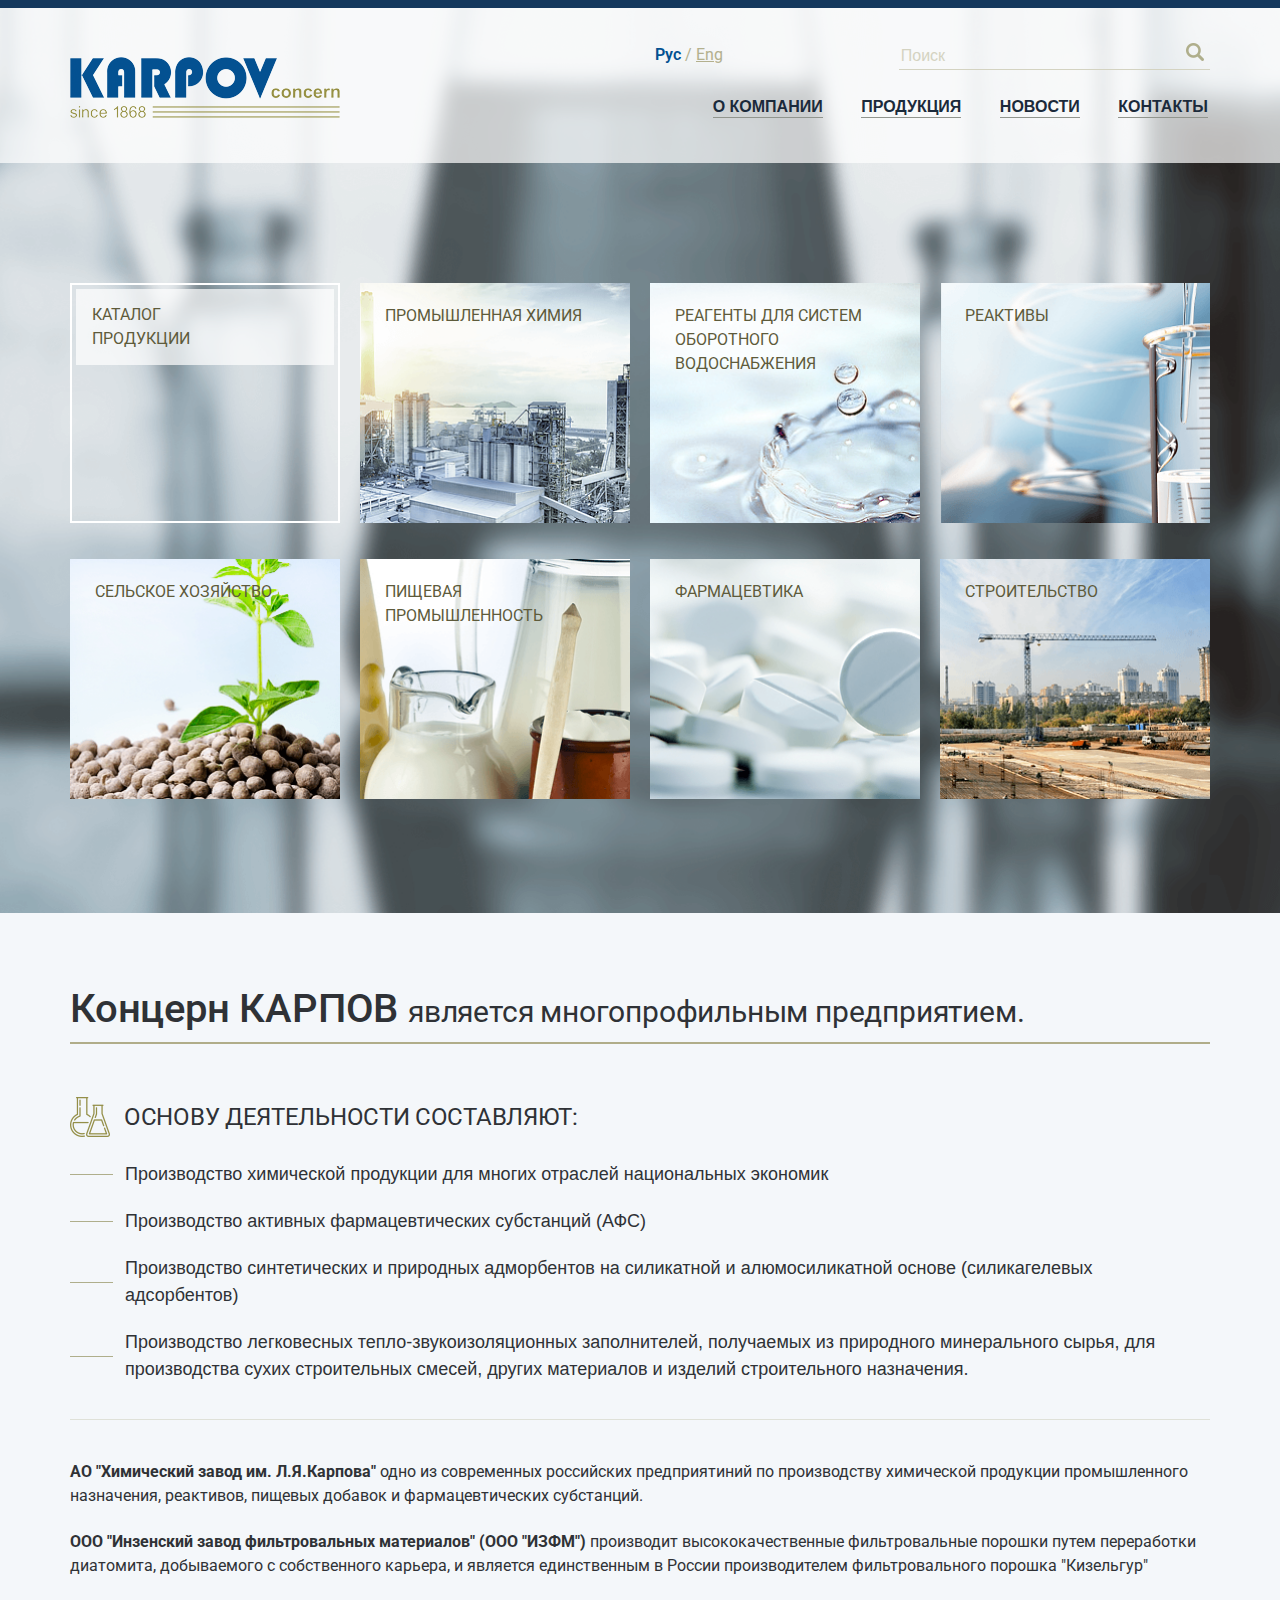
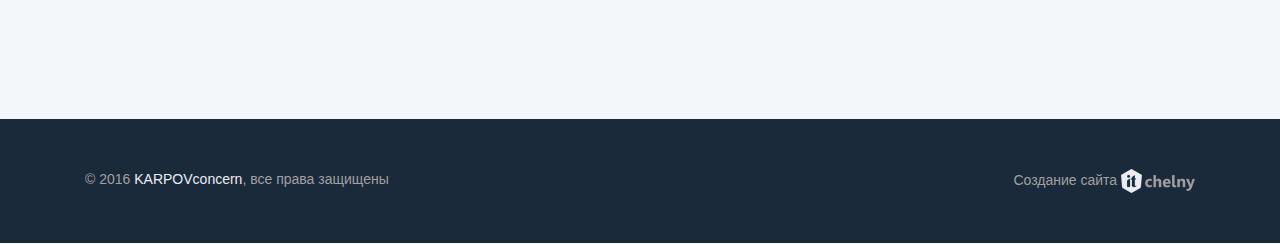
<file: index.html>
<!DOCTYPE html>
<html lang="en">
  <head>
    <!-- Required meta tags always come first -->
    <meta charset="utf-8">
    <meta name="viewport" content="width=device-width, initial-scale=1, shrink-to-fit=no">
    <meta http-equiv="x-ua-compatible" content="ie=edge">

    <!-- Bootstrap CSS -->
    <link rel="stylesheet" href="bootstrap/css/bootstrap.min.css">
    <link rel="stylesheet" href="css/style.css">
  </head>
  <body>
  <div class="mainWrapper">
    <div class="wrap">
      <header>
        <div class="container">
          <div class="row">
            <div class="logo col-xl-3 col-lg-4 col-md-6">
              <a href="/">
                <img src="img/logo.png" alt=""> 
              </a>
            </div>
            <div class="col-xl-6 col-xl-offset-3 col-lg-8 col-md-6 right">
              <div class="row">
                <div class="lang col-xs-4 text-xl-left text-lg-right"><a href="" class="active">Рус</a> / <a href="">Eng</a></div>
                <div class="search col-xs-7 col-xs-offset-1">
                  <input type="text" class="" placeholder="Поиск">
                  <button class="searchIcon"><img src="img/search.png"></button>
                </div>
              </div>
               <div class="row mainMenu text-md-right text-xs-center">
                  
                    <a href="">О компании</a>
                    <a href="">Продукция</a>
                    <a href="">Новости</a>
                    <a href="">Контакты</a>

              </div>
            </div>
          </div>
        </div>
      </header>
      <section class="squads">
        <div class="container">
          <div class="row text-xs-center">
            <div class="col-xs-12">
              <a href="catalog.html" class="catalog squad col-xl-3">
                <div>Каталог продукции</div>
              </a>
              <a href="" class="chemistry squad col-xl-3">
                <div>Промышленная химия</div>
              </a>
              <a href="" class="reagents squad col-xl-3">
                <div>Реагенты для систем оборотного водоснабжения</div>
              </a>
              <a href="" class="reactives squad col-xl-3">
                <div>Реактивы</div>
              </a>
              <a href="" class="selhoz squad col-xl-3">
                <div>Сельское хозяйство</div>
              </a>
              <a href="" class="eatProm squad col-xl-3">
                <div>Пищевая промышленность</div>
              </a>
              <a href="" class="pharma squad col-xl-3">
                <div>Фармацевтика</div>
              </a>
              <a href="" class="building squad col-xl-3">
                <div>Строительство</div>
              </a>
            </div>
          </div>
        </div>
      </section>
    </div>
    <section class="homeDesc">
      <div class="container">
        <div class="row">
          <div class="col-xs-12">
            <div class="title">
                <span>Концерн КАРПОВ</span>
                <span class="subtitle">Является многопрофильным предприятием.</span>
              </div>
              <div class="listTitle">Основу деятельности составляют:</div>
              <ul class="list">

                <li>Производство химической продукции для многих отраслей национальных экономик</li>
                <li>Производство активных фармацевтических субстанций (АФС)</li>
                <li>Производство синтетических и природных адморбентов на силикатной и алюмосиликатной основе (силикагелевых адсорбентов)</li>
                <li>Производство легковесных тепло-звукоизоляционных заполнителей, получаемых из природного минерального сырья, для производства сухих строительных смесей, других материалов и изделий строительного назначения.</li>
              </ul>
              <div class="text">
                <p><b>АО "Химический завод им. Л.Я.Карпова"</b> одно из современных российских предприятиний по производству химической продукции промышленного назначения, реактивов, пищевых добавок и фармацевтических субстанций.</p>
                <p><b>ООО "Инзенский завод фильтровальных материалов" (ООО "ИЗФМ")</b> производит высококачественные фильтровальные порошки путем переработки диатомита, добываемого с собственного карьера, и является единственным в России производителем фильтровального порошка "Кизельгур"</p>
              </div>
            </div>
          </div>
      </div>
    </section>
</div>
    <footer>
      <div class="container">
        <div class="row">
          <div class="col-xs-12">
            <div class="copy col-md-6 col-xs-12 text-xs-center text-md-left"> © 2016 <a href="/">KARPOVconcern</a>, все права защищены</div>
            <div class="producedBy col-md-6 col-xs-12 text-xs-center text-md-right text-xs-center">Создание сайта <a href=""><img src="img/producedBy.png" alt=""></a></div>
          </div>
        </div>
      </div>
    </footer>
    <!-- jQuery first, then Bootstrap JS. -->
    <script src="https://ajax.googleapis.com/ajax/libs/jquery/2.1.4/jquery.min.js"></script>
    <script src="bootstrap/js/bootstrap.min.js"></script>
  </body>
</html>
</file>
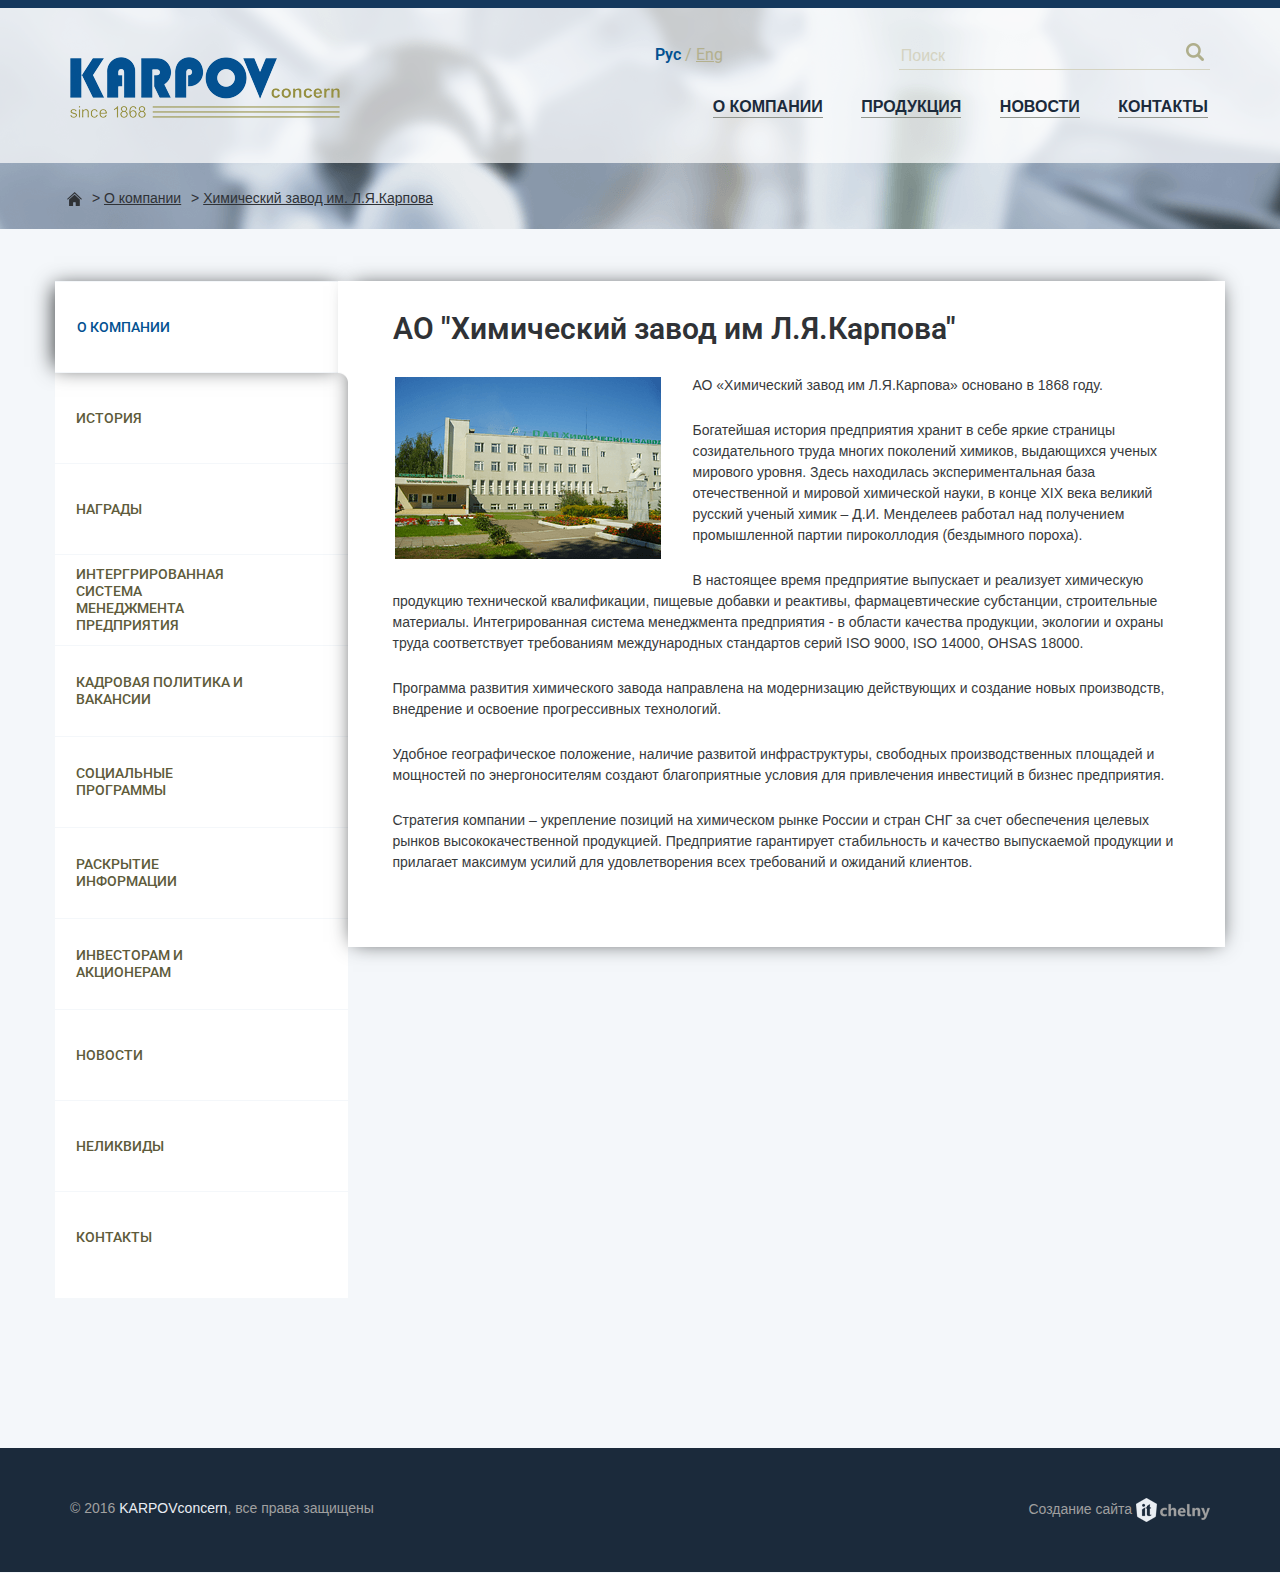
<file: about.html>
<!DOCTYPE html>
<html lang="en">
  <head>
    <!-- Required meta tags always come first -->
    <meta charset="utf-8">
    <meta name="viewport" content="width=device-width, initial-scale=1, shrink-to-fit=no">
    <meta http-equiv="x-ua-compatible" content="ie=edge">

    <!-- Bootstrap CSS -->
    <link rel="stylesheet" href="bootstrap/css/bootstrap.min.css">
    <link rel="stylesheet" href="css/style.css">
  </head>
  <body>
<div class="mainWrapper">
   <div class="wrapInner">
      <header>
        <div class="container">
          <div class="row">
            <div class="logo col-xl-3 col-lg-4 col-md-6">
              <a href="/">
                <img src="img/logo.png" alt=""> 
              </a>
            </div>
            <div class="col-xl-6 col-xl-offset-3 col-lg-8 col-md-6 right">
              <div class="row">
                <div class="lang col-xs-4 text-xl-left text-lg-right"><a href="" class="active">Рус</a> / <a href="">Eng</a></div>
                <div class="search col-xs-7 col-xs-offset-1">
                  <input type="text" class="" placeholder="Поиск">
                  <button class="searchIcon"><img src="img/search.png"></button>
                </div>
              </div>
              <div class="row mainMenu text-md-right text-xs-center">
                <a href="">О компании</a>
                <a href="">Продукция</a>
                <a href="">Новости</a>
                <a href="">Контакты</a>
              </div>
            </div>
          </div>
        </div>
      </header>
      <section class="textBG">
        <div class="container">
          <div class="row">
            <div class="col-xs-12">
              <div class="breadcrumbs"><a href="/"><img src="img/home.png" alt=""></a> > <a href="catalog.html">О компании</a> > <a href="catalog.html">Химический завод им. Л.Я.Карпова</a></div>
            </div>    
          </div>
        </div>
      </section>
      <section class="content">
        <div class="container">
          <div class="row">
            <div class="showLeftMenu hidden-lg-up">Показать меню</div>
            <div class="col-xl-3 col-lg-4 leftCol">
              <div class="hideLeftMenu hidden-lg-up">Спрятать меню</div>
              <ul class="leftMenuTextPage">
                <li class="active"><a href="">О компании</a></li>
                <li><a href="">История</a></li>
                <li><a href="">Награды</a></li>
                <li><a href="">Интергрированная система менеджмента предприятия</a></li>
                <li><a href="">Кадровая политика и вакансии</a></li>
                <li><a href="">Социальные программы</a></li>
                <li><a href="">Раскрытие информации</a></li>
                <li><a href="">Инвесторам и акционерам</a></li>
                <li><a href="">Новости</a></li>
                <li><a href="">Неликвиды</a></li>
                <li><a href="">Контакты</a></li>
              </ul>
            </div>
            <div class="col-xl-9 col-lg-8 mainCol">
              <div class="textPageTitleMenu">АО "Химический завод им Л.Я.Карпова"</div>
              <div class="textContent">
                <p><img src='img/aboutThumb.png' class="alignleft"></p>
                <p>АО «Химический завод им Л.Я.Карпова» основано в 1868 году.</p>
                <p>Богатейшая история предприятия хранит в себе яркие страницы созидательного труда многих поколений химиков, выдающихся ученых мирового уровня. Здесь находилась экспериментальная база отечественной и мировой химической науки, в конце XIX века великий русский ученый химик – Д.И. Менделеев работал над получением промышленной партии пироколлодия (бездымного пороха).</p>
                <p>В настоящее время предприятие выпускает и реализует химическую продукцию технической квалификации, пищевые добавки и реактивы, фармацевтические субстанции, строительные материалы. Интегрированная система менеджмента предприятия - в области качества продукции, экологии и охраны труда соответствует требованиям международных стандартов серий ISO 9000, ISO 14000, OHSAS 18000.</p>
                <p>Программа развития химического завода направлена на модернизацию действующих и создание новых производств, внедрение и освоение прогрессивных технологий.</p>
                <p>Удобное географическое положение, наличие развитой инфраструктуры, свободных производственных площадей и мощностей по энергоносителям  создают благоприятные условия для привлечения инвестиций в бизнес предприятия.</p>
                <p>Стратегия компании – укрепление позиций на химическом рынке России и стран СНГ за счет обеспечения целевых рынков высококачественной продукцией. Предприятие  гарантирует стабильность и качество выпускаемой продукции и прилагает максимум усилий для удовлетворения всех требований и ожиданий клиентов.</p>
              </div>
 
            </div>
          </div>
        </div>
      </section>

  </div>
</div>
    <footer>
      <div class="container">
        <div class="row">
          <div class="copy col-md-6 col-xs-12 text-xs-center text-md-left"> © 2016 <a href="/">KARPOVconcern</a>, все права защищены</div>
          <div class="producedBy col-md-6 col-xs-12 text-xs-center text-md-right text-xs-center">Создание сайта <a href=""><img src="img/producedBy.png" alt=""></a></div>
        </div>
      </div>
    </footer>
    <!-- jQuery first, then Bootstrap JS. -->
    <script src="https://ajax.googleapis.com/ajax/libs/jquery/2.1.4/jquery.min.js"></script>
    <script src="bootstrap/js/bootstrap.min.js"></script>
    <script src="js/main.js"></script>
  </body>
</html>
</file>
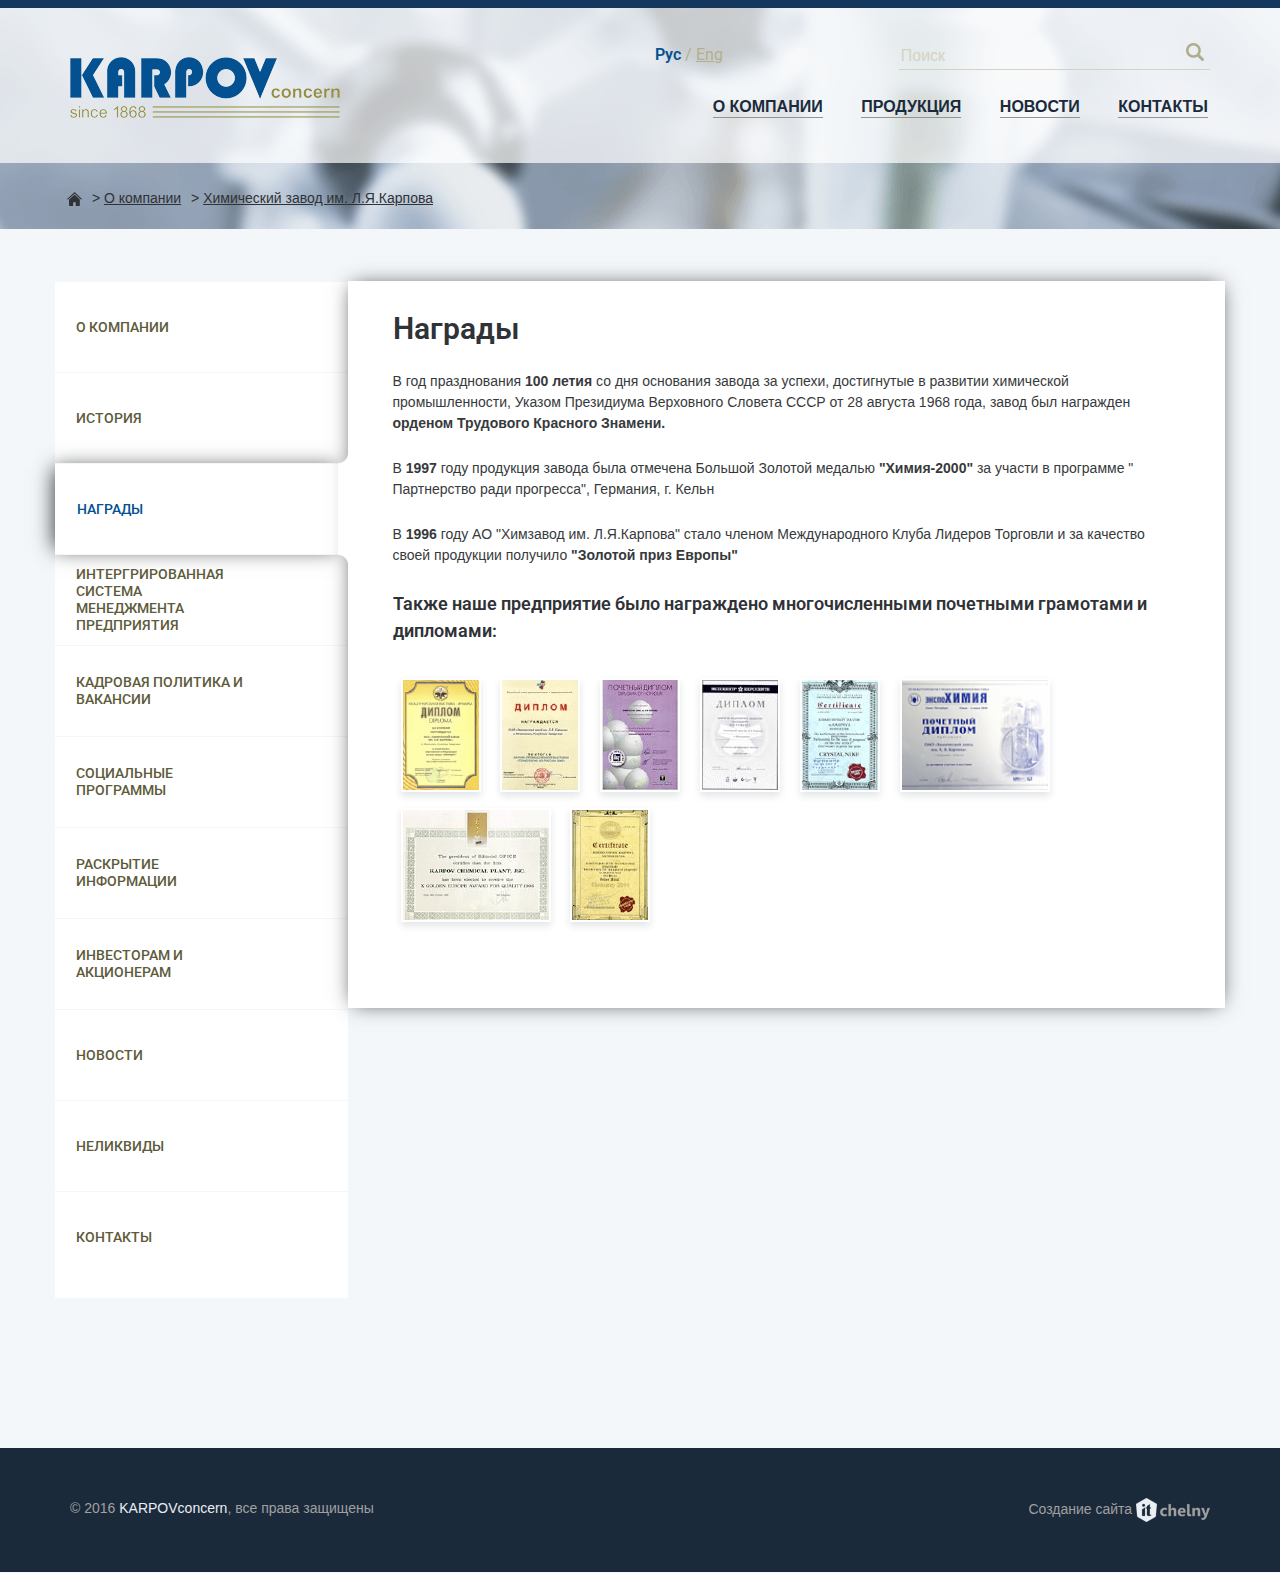
<file: awards.html>
<!DOCTYPE html>
<html lang="en">
  <head>
    <!-- Required meta tags always come first -->
    <meta charset="utf-8">
    <meta name="viewport" content="width=device-width, initial-scale=1, shrink-to-fit=no">
    <meta http-equiv="x-ua-compatible" content="ie=edge">

    <!-- Bootstrap CSS -->
    <link rel="stylesheet" href="bootstrap/css/bootstrap.min.css">
    <link rel="stylesheet" href="css/style.css">
  </head>
  <body>
<div class="mainWrapper">
   <div class="wrapInner">
      <header>
        <div class="container">
          <div class="row">
            <div class="logo col-xl-3 col-lg-4 col-md-6">
              <a href="/">
                <img src="img/logo.png" alt=""> 
              </a>
            </div>
            <div class="col-xl-6 col-xl-offset-3 col-lg-8 col-md-6 right">
              <div class="row">
                <div class="lang col-xs-4 text-xl-left text-lg-right"><a href="" class="active">Рус</a> / <a href="">Eng</a></div>
                <div class="search col-xs-7 col-xs-offset-1">
                  <input type="text" class="" placeholder="Поиск">
                  <button class="searchIcon"><img src="img/search.png"></button>
                </div>
              </div>
              <div class="row mainMenu text-md-right text-xs-center">
                <a href="">О компании</a>
                <a href="">Продукция</a>
                <a href="">Новости</a>
                <a href="">Контакты</a>
              </div>
            </div>
          </div>
        </div>
      </header>
      <section class="textBG">
        <div class="container">
          <div class="row">
            <div class="col-xs-12">
              <div class="breadcrumbs"><a href="/"><img src="img/home.png" alt=""></a> > <a href="catalog.html">О компании</a> > <a href="catalog.html">Химический завод им. Л.Я.Карпова</a></div>
            </div>    
          </div>
        </div>
      </section>
      <section class="content">
        <div class="container">
          <div class="row">
            <div class="showLeftMenu hidden-lg-up">Показать меню</div>
            <div class="col-xl-3 col-lg-4 leftCol">
              <div class="hideLeftMenu hidden-lg-up">Спрятать меню</div>
              <ul class="leftMenuTextPage">
                <li><a href="">О компании</a></li>
                <li><a href="">История</a></li>
                <li class="active"><a href="">Награды</a></li>
                <li><a href="">Интергрированная система менеджмента предприятия</a></li>
                <li><a href="">Кадровая политика и вакансии</a></li>
                <li><a href="">Социальные программы</a></li>
                <li><a href="">Раскрытие информации</a></li>
                <li><a href="">Инвесторам и акционерам</a></li>
                <li><a href="">Новости</a></li>
                <li><a href="">Неликвиды</a></li>
                <li><a href="">Контакты</a></li>
              </ul>
            </div>
            <div class="col-xl-9 col-lg-8 mainCol">
              <div class="textPageTitleMenu">Награды</div>
              <div class="textContent">
                <p>В год празднования <b>100 летия</b> со дня основания завода за успехи, достигнутые в развитии химической промышленности, Указом Президиума Верховного Словета СССР от 28 августа 1968 года, завод был награжден <b>орденом Трудового Красного Знамени.</b></p>
                <p>В <b>1997</b> году продукция завода была отмечена Большой Золотой медалью <b>"Химия-2000"</b> за участи в программе " Партнерство ради прогресса", Германия, г. Кельн</p>
                <p>В <b>1996</b> году АО "Химзавод им. Л.Я.Карпова" стало членом Международного Клуба Лидеров Торговли и за качество своей продукции получило <b>"Золотой приз Европы"</b></p>
                <div class="subtitle18">Также наше предприятие было награждено многочисленными почетными грамотами и дипломами:</div>
                <p> 
                  <a href="img/doc1BIG.jpg" class="fancybox-button"><img src="img/doc1.png" alt=""></a>
                  <a href="img/doc1BIG.jpg" class="fancybox-button"><img src="img/doc2.png" alt=""></a>
                  <a href="img/doc1BIG.jpg" class="fancybox-button"> <img src="img/doc3.png" alt=""></a>
                  <a href="img/doc7BIG.jpg" class="fancybox-button"> <img src="img/doc4.png" alt=""></a>
                  <a href="img/doc6BIG.jpg" class="fancybox-button"> <img src="img/doc5.png" alt=""></a>
                  <a href="img/doc6BIG.jpg" class="fancybox-button"> <img src="img/doc6.png" alt=""></a>
                  <a href="img/doc7BIG.jpg" class="fancybox-button"> <img src="img/doc7.png" alt=""></a>
                  <a href="img/doc7BIG.jpg" class="fancybox-button"> <img src="img/doc8.png" alt=""></a>
                </p>




              </div>
 
            </div>
          </div>
        </div>
      </section>

  </div>
</div>
    <footer>
      <div class="container">
        <div class="row">
          <div class="copy col-md-6 col-xs-12 text-xs-center text-md-left"> © 2016 <a href="/">KARPOVconcern</a>, все права защищены</div>
          <div class="producedBy col-md-6 col-xs-12 text-xs-center text-md-right text-xs-center">Создание сайта <a href=""><img src="img/producedBy.png" alt=""></a></div>
        </div>
      </div>
    </footer>
    <!-- jQuery first, then Bootstrap JS. -->
    <script src="https://ajax.googleapis.com/ajax/libs/jquery/2.1.4/jquery.min.js"></script>
    <script src="bootstrap/js/bootstrap.min.js"></script>
    <script src="js/jquery.fancybox.pack.js"></script>
    <link rel="stylesheet" href="css/jquery.fancybox.css">
    <script src="js/main.js"></script>
    <script>
      $(document).ready(function() {
        $(".fancybox-button").fancybox({
          prevEffect    : 'none',
          nextEffect    : 'none',
          closeBtn    : false,
          helpers   : {
            title : { type : 'inside' },
            buttons : {}
          }
        });
      });
    </script>
  </body>
</html>
</file>
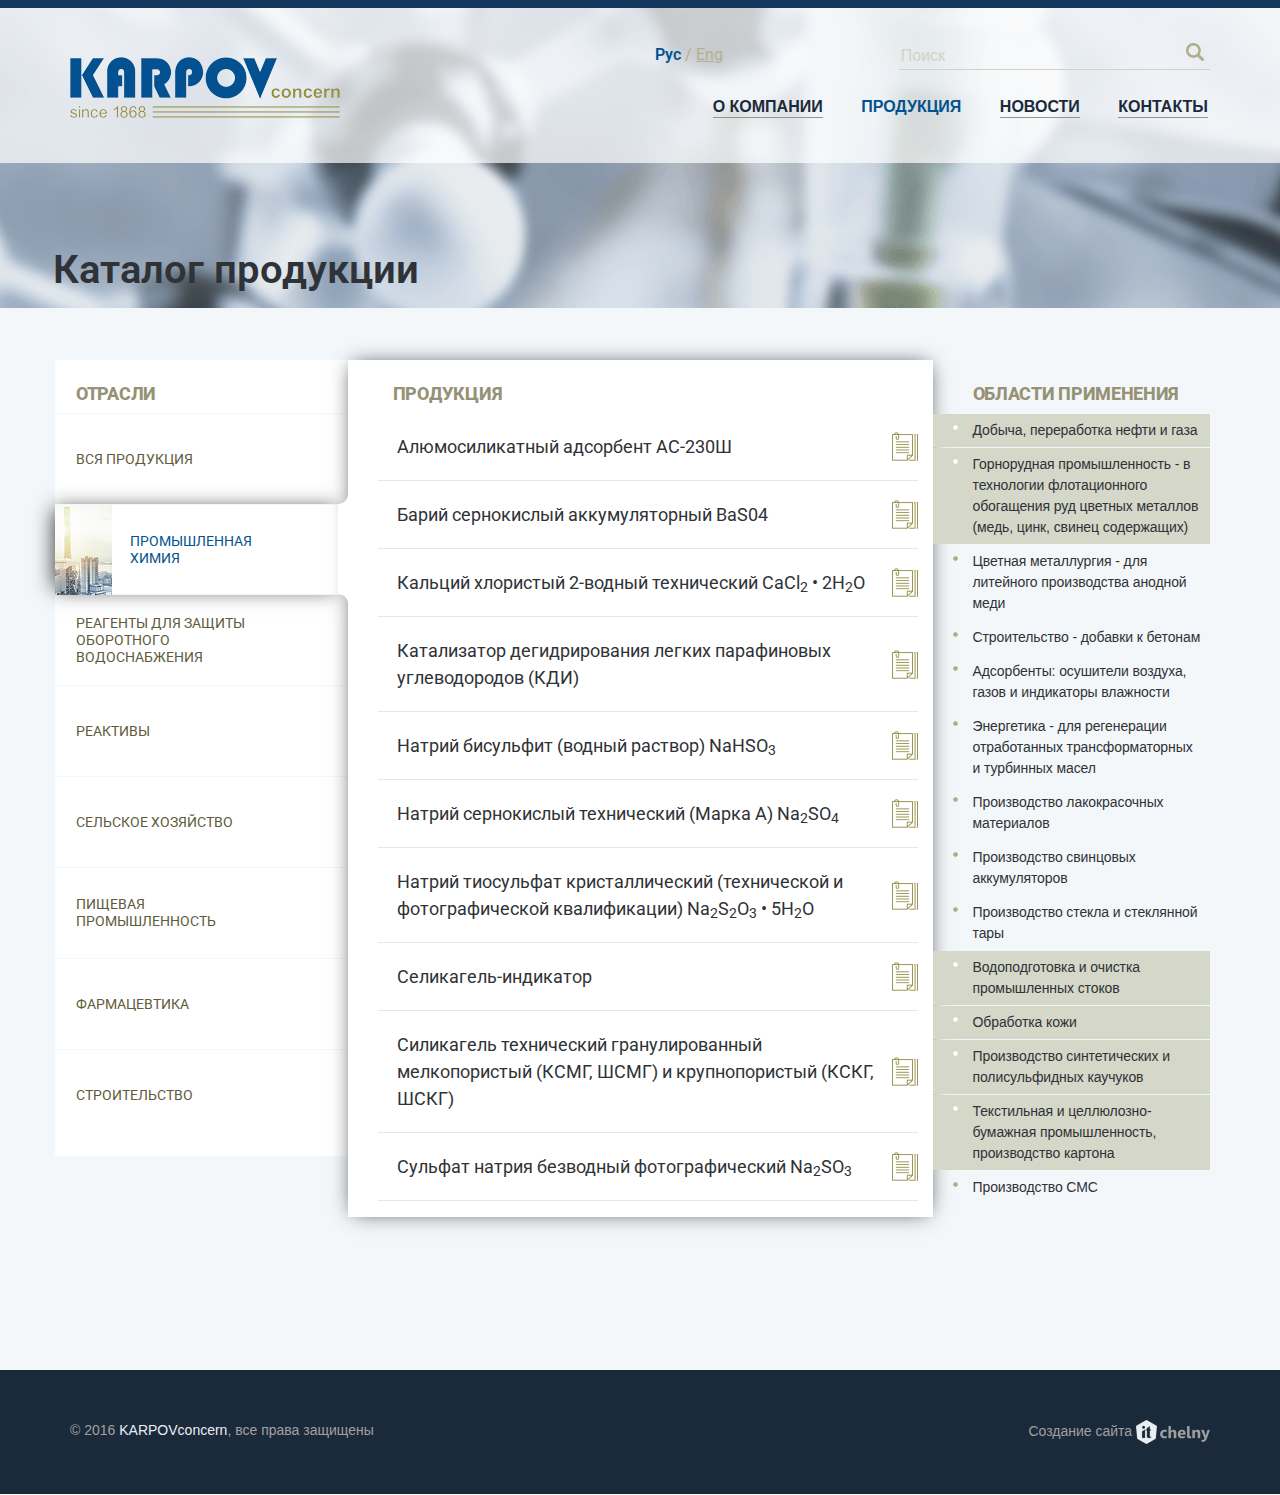
<file: catalog.html>
<!DOCTYPE html>
<html lang="en">
  <head>
    <!-- Required meta tags always come first -->
    <meta charset="utf-8">
    <meta name="viewport" content="width=device-width, initial-scale=1, shrink-to-fit=no">
    <meta http-equiv="x-ua-compatible" content="ie=edge">

    <!-- Bootstrap CSS -->
    <link rel="stylesheet" href="bootstrap/css/bootstrap.min.css">
    <link rel="stylesheet" href="css/style.css">
  </head>
  <body>
<div class="mainWrapper">
   <div class="wrapInner">
      <header>
        <div class="container">
          <div class="row">
            <div class="logo col-xl-3 col-lg-4 col-md-6">
              <a href="/">
                <img src="img/logo.png" alt=""> 
              </a>
            </div>
            <div class="col-xl-6 col-xl-offset-3 col-lg-8 col-md-6 right">
              <div class="row">
                <div class="lang col-xs-4 text-xl-left text-lg-right"><a href="" class="active">Рус</a> / <a href="">Eng</a></div>
                <div class="search col-xs-7 col-xs-offset-1">
                  <input type="text" class="" placeholder="Поиск">
                  <button class="searchIcon"><img src="img/search.png"></button>
                </div>
              </div>
              <div class="row mainMenu text-md-right text-xs-center">
                <a href="">О компании</a>
                <a href="" class="active">Продукция</a>
                <a href="">Новости</a>
                <a href="">Контакты</a>
              </div>
            </div>
          </div>
        </div>
      </header>
      <section class="catalogBG">
        <div class="container">
          <div class="row">
            <div class="col-xs-12">
              <div class="catalogTitle">Каталог продукции</div>
            </div>    
          </div>
        </div>
      </section>
      <section class="content">
        <div class="container">
          <div class="row">
            <div class="showLeftMenu hidden-lg-up">Показать меню</div>
            <div class="col-xl-3 col-lg-4 leftCol">
              <div class="hideLeftMenu hidden-lg-up">Спрятать меню</div>
              <div class="catalogTitleMenu">Отрасли</div>
              <ul class="leftMenu">
                <li><a href="">Вся продукция</a></li>
                <li class="active"><a href=""><img src="img/promChe.png" alt="">Промышленная химия</a></li>
                <li><a href="">Реагенты для защиты оборотного водоснабжения</a></li>
                <li><a href="">Реактивы</a></li>
                <li><a href="">Сельское хозяйство</a></li>
                <li><a href="">Пищевая промышленность</a></li>
                <li><a href="">Фармацевтика</a></li>
                <li><a href="">Строительство</a></li>
              </ul>
            </div>
            <div class="col-xl-6 col-lg-8 mainCol">
              <div class="catalogTitleMenu">Продукция</div>
              <ul class="productsList">
                <li><a href="product.html" data-target="1,2,14">Алюмосиликатный адсорбент АС-230Ш</a></li>
                <li><a href="product.html" data-target="1,2,3">Барий сернокислый аккумуляторный BaS04</a></li>
                <li><a href="product.html" data-target="3,4,14">Кальций хлористый 2-водный технический CaCl<sub>2</sub> • 2H<sub>2</sub>O </a></li>
                <li><a href="product.html" data-target="5,6,7">Катализатор дегидрирования легких парафиновых углеводородов (КДИ)</a></li>
                <li><a href="product.html" data-target="1,6,8">Натрий бисульфит (водный раствор) NaHSO<sub>3</sub></a></li>
                <li><a href="product.html" data-target="1,4,7">Натрий сернокислый технический (Марка А) Na<sub>2</sub>SO<sub>4</sub></a></li>
                <li><a href="product.html" data-target="4,7,5">Натрий тиосульфат кристаллический (технической и фотографической квалификации) Na<sub>2</sub>S<sub>2</sub>O<sub>3</sub> • 5H<sub>2</sub>O </a></li>
                <li><a href="product.html" data-target="2,6,1">Селикагель-индикатор</a></li>
                <li><a href="product.html" data-target="8,3,9">Силикагель технический гранулированный мелкопористый (КСМГ, ШСМГ) и крупнопористый (КСКГ, ШСКГ)</a></li>
                <li><a href="product.html" data-target="3,7,14">Сульфат натрия безводный фотографический Na<sub>2</sub>SO<sub>3</sub></a></li>
              </ul>
            </div>
            <div class="col-xl-3 rightCol hidden-lg-down">
              <div class="catalogTitleMenu">Области применения</div>
              <ul>
                <li class="active" target="1">Добыча, переработка нефти и газа</li>
                <li class="active" target="2">Горнорудная промышленность - в технологии флотационного обогащения руд цветных металлов (медь, цинк, свинец содержащих)</li>
                <li target="3">Цветная металлургия - для литейного производства анодной меди</li>
                <li target="4">Строительство - добавки к бетонам</li>
                <li target="5">Адсорбенты: осушители воздуха, газов и индикаторы влажности</li>
                <li target="6">Энергетика - для регенерации отработанных трансформаторных и турбинных масел</li>
                <li target="7">Производство лакокрасочных материалов</li>
                <li target="8">Производство свинцовых аккумуляторов</li>
                <li target="9">Производство стекла и стеклянной тары</li>
                <li class="active" target="10">Водоподготовка и очистка промышленных стоков</li>
                <li class="active" target="11">Обработка кожи</li>
                <li class="active" target="12">Производство синтетических и полисульфидных каучуков</li>
                <li class="active" target="13">Текстильная и целлюлозно-бумажная промышленность, производство картона</li>
                <li target="14">Производство СМС</li>
              </ul>
            </div>
          </div>
        </div>
      </section>
  </div>
</div>
    <footer>
      <div class="container">
        <div class="row">
          <div class="copy col-md-6 col-xs-12 text-xs-center text-md-left"> © 2016 <a href="/">KARPOVconcern</a>, все права защищены</div>
          <div class="producedBy col-md-6 col-xs-12 text-xs-center text-md-right text-xs-center">Создание сайта <a href=""><img src="img/producedBy.png" alt=""></a></div>
        </div>
      </div>
    </footer>
    <!-- jQuery first, then Bootstrap JS. -->
    <script src="https://ajax.googleapis.com/ajax/libs/jquery/2.1.4/jquery.min.js"></script>
    <script src="bootstrap/js/bootstrap.min.js"></script>
    <script src="js/main.js"></script>
  </body>
</html>
</file>
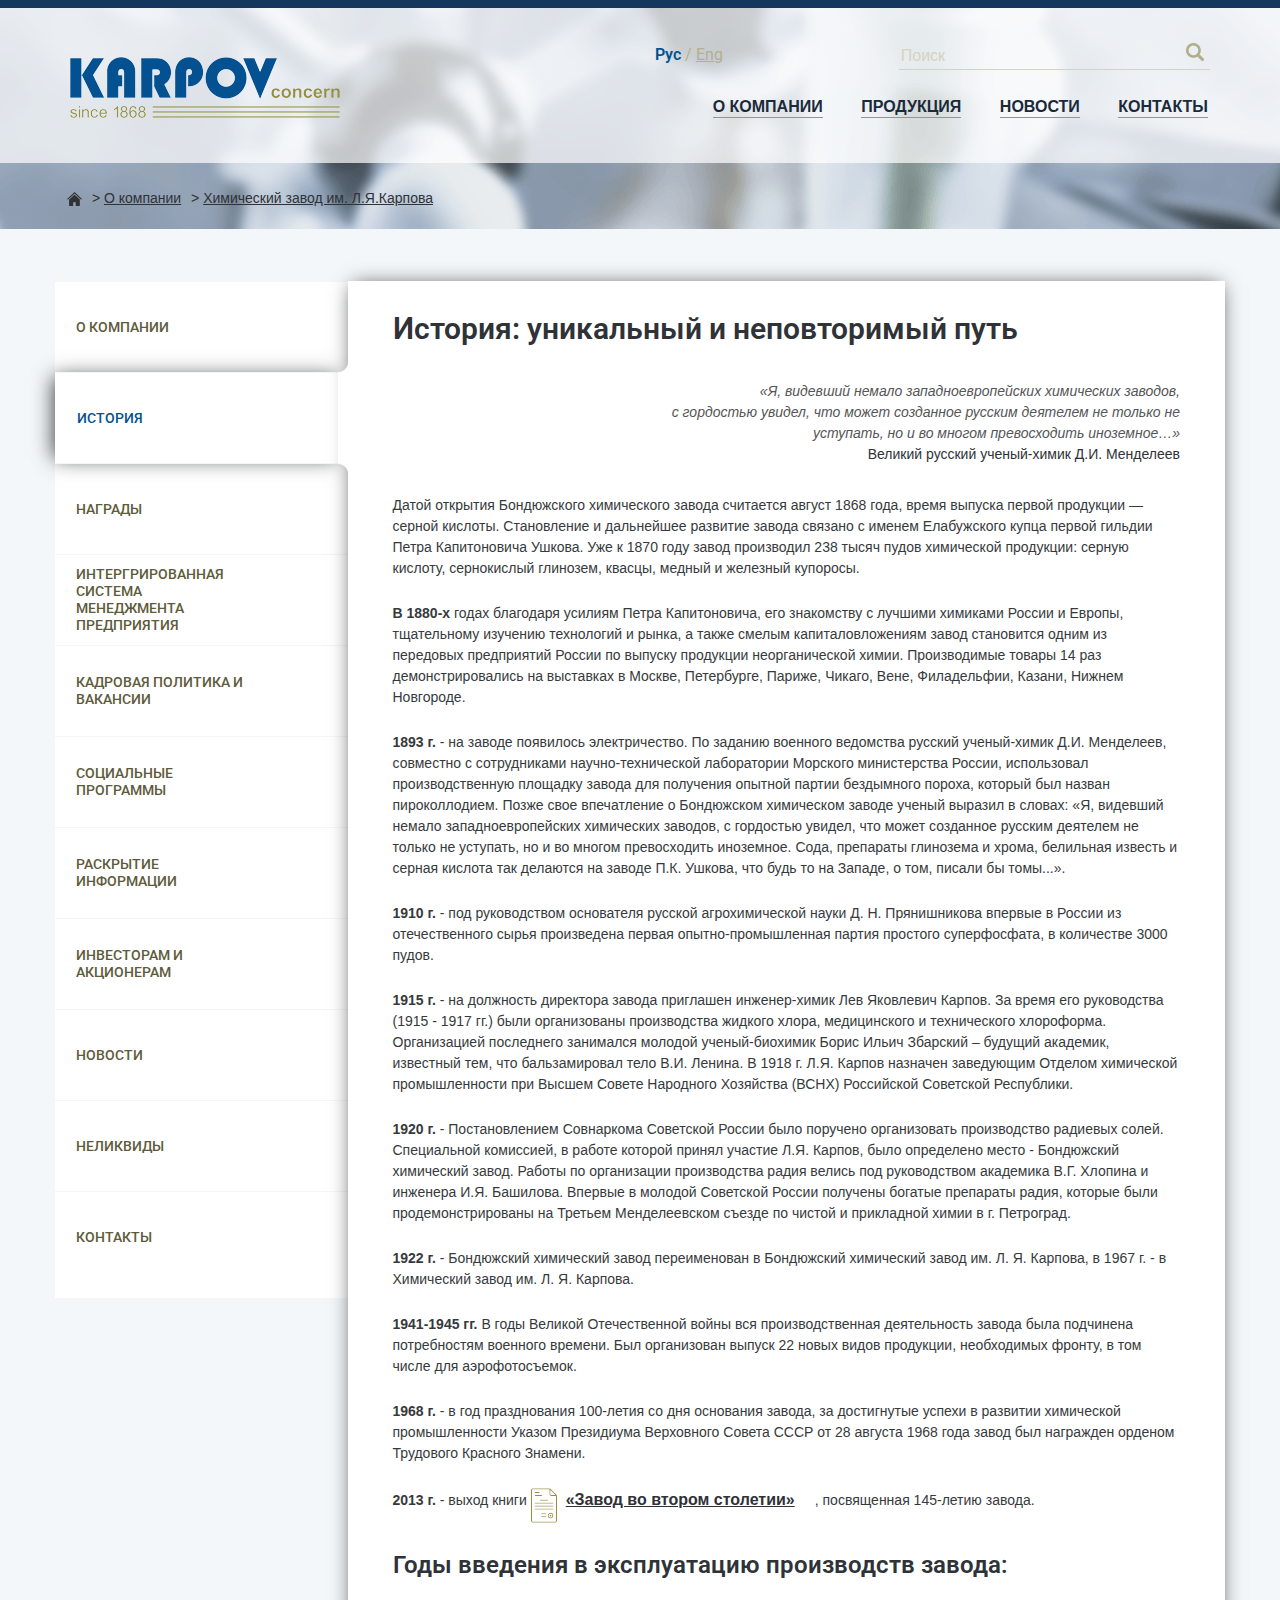
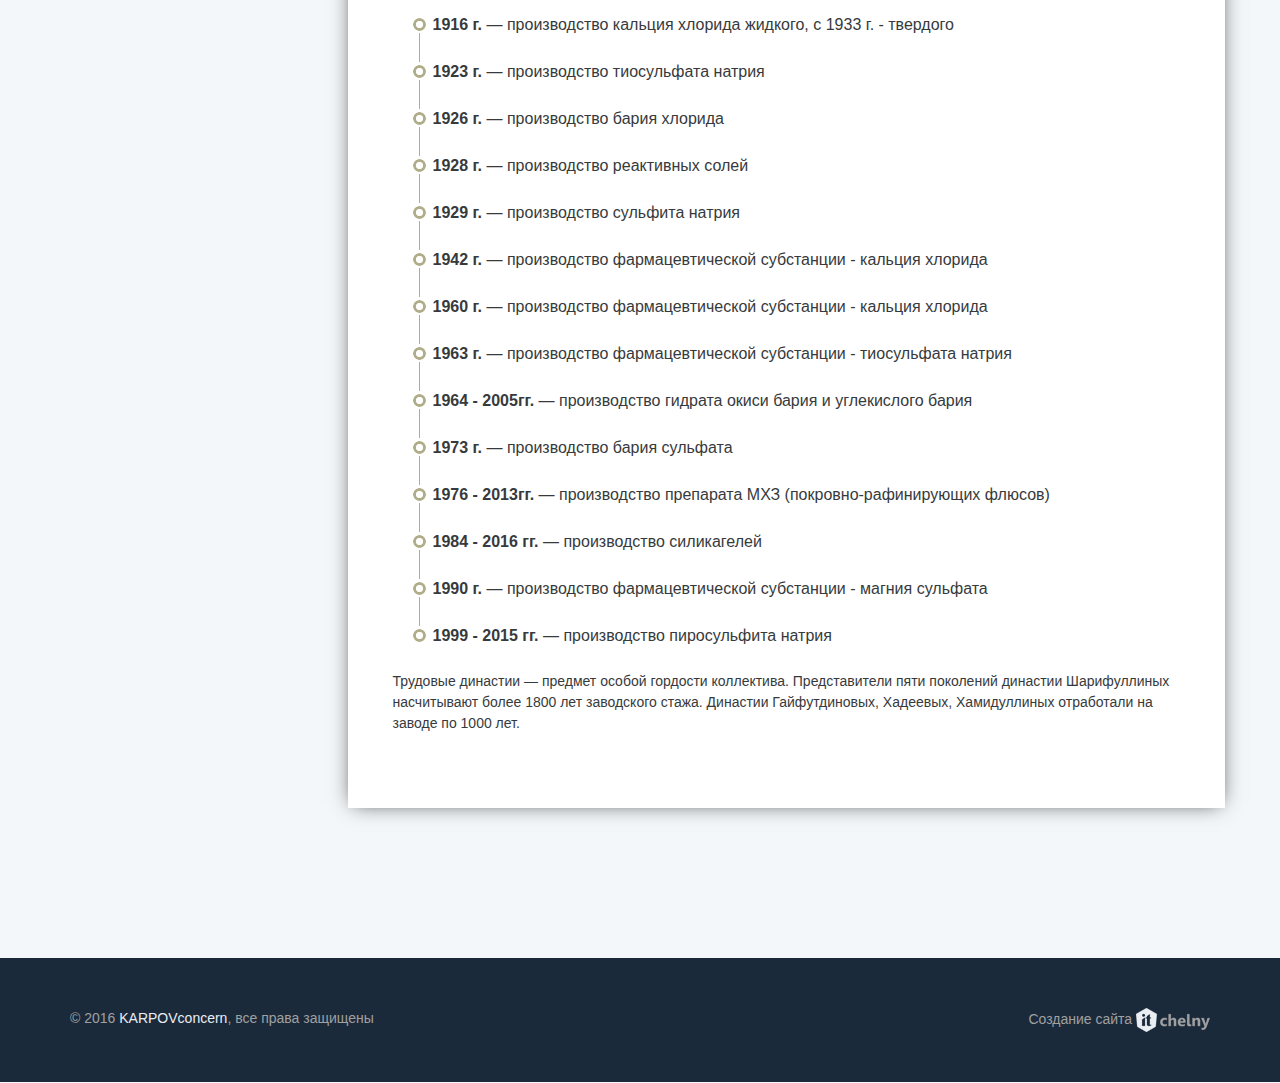
<file: history.html>
<!DOCTYPE html>
<html lang="en">
  <head>
    <!-- Required meta tags always come first -->
    <meta charset="utf-8">
    <meta name="viewport" content="width=device-width, initial-scale=1, shrink-to-fit=no">
    <meta http-equiv="x-ua-compatible" content="ie=edge">

    <!-- Bootstrap CSS -->
    <link rel="stylesheet" href="bootstrap/css/bootstrap.min.css">
    <link rel="stylesheet" href="css/style.css">
  </head>
  <body>
<div class="mainWrapper">
   <div class="wrapInner">
      <header>
        <div class="container">
          <div class="row">
            <div class="logo col-xl-3 col-lg-4 col-md-6">
              <a href="/">
                <img src="img/logo.png" alt=""> 
              </a>
            </div>
            <div class="col-xl-6 col-xl-offset-3 col-lg-8 col-md-6 right">
              <div class="row">
                <div class="lang col-xs-4 text-xl-left text-lg-right"><a href="" class="active">Рус</a> / <a href="">Eng</a></div>
                <div class="search col-xs-7 col-xs-offset-1">
                  <input type="text" class="" placeholder="Поиск">
                  <button class="searchIcon"><img src="img/search.png"></button>
                </div>
              </div>
              <div class="row mainMenu text-md-right text-xs-center">
                <a href="">О компании</a>
                <a href="">Продукция</a>
                <a href="">Новости</a>
                <a href="">Контакты</a>
              </div>
            </div>
          </div>
        </div>
      </header>
      <section class="textBG">
        <div class="container">
          <div class="row">
            <div class="col-xs-12">
              <div class="breadcrumbs"><a href="/"><img src="img/home.png" alt=""></a> > <a href="catalog.html">О компании</a> > <a href="catalog.html">Химический завод им. Л.Я.Карпова</a></div>
            </div>    
          </div>
        </div>
      </section>
      <section class="content">
        <div class="container">
          <div class="row">
            <div class="showLeftMenu hidden-lg-up">Показать меню</div>
            <div class="col-xl-3 col-lg-4 leftCol">
              <div class="hideLeftMenu hidden-lg-up">Спрятать меню</div>
              <ul class="leftMenuTextPage">
                <li><a href="">О компании</a></li>
                <li class="active"><a href="">История</a></li>
                <li><a href="">Награды</a></li>
                <li><a href="">Интергрированная система менеджмента предприятия</a></li>
                <li><a href="">Кадровая политика и вакансии</a></li>
                <li><a href="">Социальные программы</a></li>
                <li><a href="">Раскрытие информации</a></li>
                <li><a href="">Инвесторам и акционерам</a></li>
                <li><a href="">Новости</a></li>
                <li><a href="">Неликвиды</a></li>
                <li><a href="">Контакты</a></li>
              </ul>
            </div>
            <div class="col-xl-9 col-lg-8 mainCol">
              <div class="textPageTitleMenu">История: уникальный и неповторимый путь</div>
              <div class="textContent">
                <div class="quote">«Я, видевший немало западноевропейских химических заводов,<br> 
                с гордостью увидел, что может созданное русским деятелем не только не<br> уступать, но и во многом превосходить иноземное…»
                <div class="quoteAuthor">Великий русский ученый-химик Д.И. Менделеев</div>
                </div>
                <p>Датой открытия Бондюжского химического завода считается август 1868 года, время выпуска первой продукции — серной кислоты. Становление и дальнейшее развитие завода связано с именем Елабужского купца первой гильдии Петра Капитоновича Ушкова. Уже к 1870 году завод производил 238 тысяч пудов химической продукции: серную кислоту, сернокислый глинозем, квасцы, медный и железный купоросы.</p>
                <p><b>В 1880-х</b> годах благодаря усилиям Петра Капитоновича, его  знакомству с лучшими химиками России и Европы, тщательному изучению технологий и рынка, а также смелым капиталовложениям завод становится одним из передовых предприятий России по выпуску продукции неорганической химии. Производимые товары 14 раз демонстрировались на выставках в Москве, Петербурге, Париже, Чикаго, Вене, Филадельфии, Казани, Нижнем Новгороде.</p>
                <p><b>1893 г.</b> - на заводе появилось электричество. По заданию военного ведомства русский ученый-химик Д.И. Менделеев, совместно с сотрудниками научно-технической лаборатории Морского министерства России, использовал производственную площадку завода для получения опытной партии бездымного пороха, который был назван пироколлодием. Позже свое впечатление о Бондюжском химическом заводе ученый выразил в словах: «Я, видевший немало западноевропейских химических заводов, с гордостью увидел, что может созданное русским деятелем не только не уступать, но и во многом превосходить иноземное. Сода, препараты глинозема и хрома, белильная известь и серная кислота так делаются на заводе П.К. Ушкова, что будь то на Западе, о том, писали бы томы...».</p>
                <p><b>1910 г.</b> - под руководством  основателя русской агрохимической науки Д. Н. Прянишникова впервые в России из отечественного сырья произведена первая опытно-промышленная партия простого суперфосфата, в количестве 3000 пудов.</p>
                <p><b>1915 г.</b> - на должность директора завода приглашен инженер-химик Лев Яковлевич Карпов. За время его руководства  (1915 - 1917 гг.)  были организованы производства жидкого хлора, медицинского и технического хлороформа. Организацией последнего занимался молодой ученый-биохимик Борис Ильич Збарский – будущий академик, известный тем, что бальзамировал тело В.И. Ленина. В 1918 г. Л.Я. Карпов назначен заведующим Отделом химической промышленности при Высшем Совете Народного Хозяйства (ВСНХ) Российской Советской Республики.</p>
                <p><b>1920 г.</b> - Постановлением Совнаркома Советской России было поручено организовать производство радиевых солей. Специальной комиссией, в работе которой принял участие Л.Я. Карпов, было определено место - Бондюжский химический завод. Работы по организации производства радия велись под руководством академика В.Г. Хлопина и инженера И.Я. Башилова. Впервые в молодой Советской России получены богатые препараты радия, которые были продемонстрированы на Третьем Менделеевском съезде по чистой и прикладной химии в г. Петроград.</p>
                <p><b>1922 г.</b> - Бондюжский химический завод переименован в Бондюжский химический завод им. Л. Я. Карпова, в 1967 г. - в Химический завод  им. Л. Я. Карпова.</p>
                <p><b>1941-1945 гг.</b>  В годы Великой Отечественной войны вся производственная деятельность завода была подчинена потребностям военного времени. Был организован выпуск 22 новых видов продукции, необходимых фронту, в том числе для аэрофотосъемок.</p>
                <p><b>1968 г.</b> - в год празднования 100-летия со дня основания завода, за достигнутые успехи в развитии химической промышленности Указом Президиума Верховного Совета СССР от 28 августа 1968 года завод был награжден орденом Трудового Красного Знамени.</p>
                <p><b>2013 г.</b> - выход книги <a href="" class="inTextLink">«Завод во втором столетии»</a>, посвященная 145-летию завода.</p>
                <div class="subtitle">Годы введения в эксплуатацию производств завода: </div>
                <ul class="agesLine">
                  <li><b>1916 г.</b> — производство кальция хлорида жидкого, с 1933 г. - твердого</li>
                  <li><b>1923 г.</b> — производство тиосульфата натрия</li>
                  <li><b>1926 г.</b> — производство бария хлорида</li>
                  <li><b>1928 г.</b> — производство реактивных солей</li>
                  <li><b>1929 г.</b> — производство сульфита натрия</li>
                  <li><b>1942 г.</b> — производство фармацевтической субстанции - кальция хлорида</li>
                  <li><b>1960 г.</b> — производство фармацевтической субстанции - кальция хлорида</li>
                  <li><b>1963 г.</b> — производство фармацевтической субстанции - тиосульфата натрия</li>
                  <li><b>1964 - 2005гг.</b> — производство гидрата окиси бария и углекислого бария</li>
                  <li><b>1973 г.</b> — производство бария сульфата</li>
                  <li><b>1976 - 2013гг.</b> — производство препарата МХЗ (покровно-рафинирующих флюсов)</li>
                  <li><b>1984 - 2016 гг.</b> — производство силикагелей</li>
                  <li><b>1990 г.</b> — производство фармацевтической субстанции - магния сульфата</li>
                  <li><b>1999 - 2015 гг.</b> — производство пиросульфита натрия</li>
                </ul>
                <p>Трудовые династии — предмет особой гордости коллектива. Представители пяти поколений династии Шарифуллиных насчитывают более 1800 лет заводского стажа. Династии Гайфутдиновых, Хадеевых, Хамидуллиных отработали на заводе по 1000 лет.</p>
              </div>
 
            </div>
          </div>
        </div>
      </section>

  </div>
</div>
    <footer>
      <div class="container">
        <div class="row">
          <div class="copy col-md-6 col-xs-12 text-xs-center text-md-left"> © 2016 <a href="/">KARPOVconcern</a>, все права защищены</div>
          <div class="producedBy col-md-6 col-xs-12 text-xs-center text-md-right text-xs-center">Создание сайта <a href=""><img src="img/producedBy.png" alt=""></a></div>
        </div>
      </div>
    </footer>
    <!-- jQuery first, then Bootstrap JS. -->
    <script src="https://ajax.googleapis.com/ajax/libs/jquery/2.1.4/jquery.min.js"></script>
    <script src="bootstrap/js/bootstrap.min.js"></script>
    <script src="js/main.js"></script>
  </body>
</html>
</file>
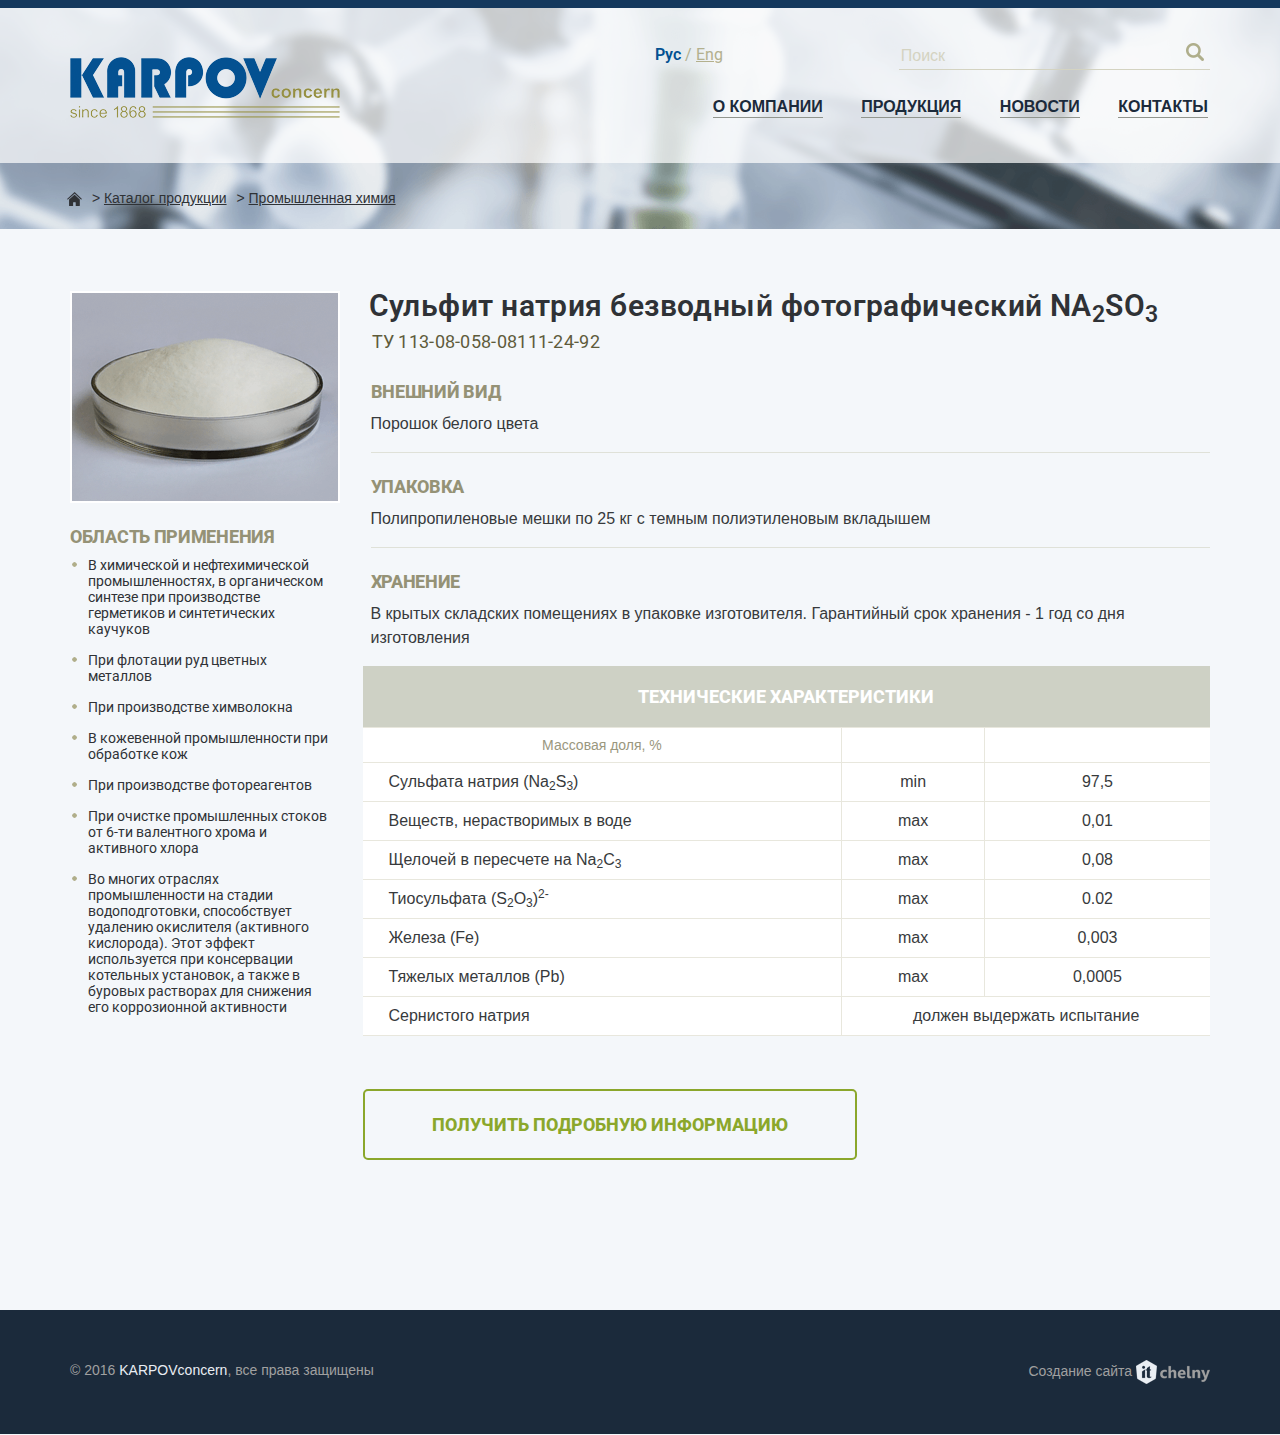
<file: product.html>
<!DOCTYPE html>
<html lang="en">
  <head>
    <!-- Required meta tags always come first -->
    <meta charset="utf-8">
    <meta name="viewport" content="width=device-width, initial-scale=1, shrink-to-fit=no">
    <meta http-equiv="x-ua-compatible" content="ie=edge">

    <!-- Bootstrap CSS -->
    <link rel="stylesheet" href="bootstrap/css/bootstrap.min.css">
    <link rel="stylesheet" href="css/style.css">
  </head>
  <body>
<div class="mainWrapper">
   <div class="wrapInner">
      <header>
        <div class="container">
          <div class="row">
            <div class="logo col-xl-3 col-lg-4 col-md-6">
              <a href="/">
                <img src="img/logo.png" alt=""> 
              </a>
            </div>
            <div class="col-xl-6 col-xl-offset-3 col-lg-8 col-md-6 right">
              <div class="row">
                <div class="lang col-xs-4 text-xl-left text-lg-right"><a href="" class="active">Рус</a> / <a href="">Eng</a></div>
                <div class="search col-xs-7 col-xs-offset-1">
                  <input type="text" class="" placeholder="Поиск">
                  <button class="searchIcon"><img src="img/search.png"></button>
                </div>
              </div>
              <div class="row mainMenu text-md-right text-xs-center">
                <a href="">О компании</a>
                <a href="">Продукция</a>
                <a href="">Новости</a>
                <a href="">Контакты</a>
              </div>
            </div>
          </div>
        </div>
      </header>
      <section class="productBG">
        <div class="container">
          <div class="row">
            <div class="col-xs-12">
              <div class="breadcrumbs"><a href="/"><img src="img/home.png" alt=""></a> > <a href="catalog.html">Каталог продукции</a> > <a href="catalog.html">Промышленная химия</a></div>
            </div>    
          </div>
        </div>
      </section>
      <section class="content">
        <div class="container">
          <div class="row">
            <div class="col-xl-3 productLeftCol">
              <div class="productThumb"><img src="img/productThumb.png"></div>
              <div class="descTitle">Область применения</div>
              <ul>
                <li>В химической и нефтехимической промышленностях, в органическом синтезе при производстве герметиков и синтетических каучуков</li>
                <li>При флотации руд цветных металлов</li>
                <li>При производстве химволокна</li>
                <li>В кожевенной промышленности при обработке кож</li>
                <li>При производстве фотореагентов</li>
                <li>При очистке промышленных стоков от 6-ти валентного хрома и активного хлора</li>
                <li>Во многих отраслях промышленности на стадии водоподготовки, способствует удалению окислителя (активного кислорода). Этот эффект используется при консервации котельных установок, а также в буровых растворах для снижения его коррозионной активности</li>
              </ul>
            </div>
            <div class="col-xl-9 productRightCol">
              <div class="productTitle">Сульфит натрия безводный фотографический NA<sub>2</sub>SO<sub>3</sub></div>
              <div class="productGost">ТУ 113-08-058-08111-24-92</div>
              <div class="productView">
                <div class="descTitle">Внешний вид</div>
                <div class="text">Порошок белого цвета</div>
              </div>
              <div class="productPack">
                <div class="descTitle">Упаковка</div>
                <div class="text">Полипропиленовые мешки по 25 кг с темным полиэтиленовым вкладышем</div>
              </div>
              <div class="storage">
                <div class="descTitle">Хранение</div>
                <div class="text">В крытых складских помещениях в упаковке изготовителя. Гарантийный срок хранения - 1 год со дня изготовления</div>
              </div>
              <table class="col-xs-12 characters">
                <thead>
                  <tr>
                    <td colspan="3" class="text-xs-center">Технические характеристики</td>
                  </tr>
                  <tr>
                    <td>Массовая доля, %</td>
                    <td></td>
                    <td></td>
                  </tr>
                </thead>
                <tbody>
                  <tr>
                    <td>Сульфата натрия (Na<sub>2</sub>S<sub>3</sub>)</td>
                    <td>min</td>
                    <td>97,5</td>
                  </tr>
                  <tr>
                    <td>Веществ, нерастворимых в воде</td>
                    <td>max</td>
                    <td>0,01</td>
                  </tr>
                  <tr>
                    <td>Щелочей в пересчете на Na<sub>2</sub>C<sub>3</sub></td>
                    <td>max</td>
                    <td>0,08</td>
                  </tr>
                  <tr>
                    <td>Тиосульфата (S<sub>2</sub>O<sub>3</sub>)<sup>2-</sup></td>
                    <td>max</td>
                    <td>0.02</td>
                  </tr>
                  <tr>
                    <td>Железа (Fe)</td>
                    <td>max</td>
                    <td>0,003</td>
                  </tr>
                  <tr>
                    <td>Тяжелых металлов (Pb)</td>
                    <td>max</td>
                    <td>0,0005</td>
                  </tr>
                  <tr>
                    <td>Сернистого натрия</td>
                    <td colspan=2>должен выдержать испытание</td>
                  </tr>
                </tbody>
              </table>
              <div class="col-xl-7 col-lg-8 col-md-8 col-xs-12 btnGetInfo">Получить подробную информацию</div>
            </div>
          </div>
        </div>
      </section>
  </div>
</div>
    <footer>
      <div class="container">
        <div class="row">
          <div class="copy col-md-6 col-xs-12 text-xs-center text-md-left"> © 2016 <a href="/">KARPOVconcern</a>, все права защищены</div>
          <div class="producedBy col-md-6 col-xs-12 text-xs-center text-md-right text-xs-center">Создание сайта <a href=""><img src="img/producedBy.png" alt=""></a></div>
        </div>
      </div>
    </footer>
<div id="modalWindow1">
  <div id="modal">
    <div class="container">
      <div class="row">
        <div class="close"></div>
        <div class="collar">
          Для получения подробной информации об интересующем продукте и стоимости, предлагаем вам заполнить форму:
        </div>
        <div class="form">
          <div class="row">
            <div class="col-lg-10 col-lg-offset-1">
              <div class="row border-bottom">
                <div class="col-md-6">
                  <label for="company" class="require">Компания</label>
                  <input type="text" name="company" required>
                  <label for="name" class="require">Имя</label>
                  <input type="text" name="name" required>
                  <label for="secondName" class="require">Фамилия</label>
                  <input type="text" name="secondName" required>
                  <label for="dolzh" class="require">Должность</label>
                  <input type="text" name="dolzh" required>
                  <div class="star require">Обязательные поля для заполнения</div>
                </div>
                <div class="col-md-6">
                  <label for="phone" class="require">Контактный телефон</label>
                  <input type="text" name="phone" required>
                  <label for="mail" class="require">E-mail</label>
                  <input type="text" name="mail" required>
                  <label for="subj">Тема сообщения</label>
                  <input type="text" name="subj">
                  <label for="text">Текст сообщения</label>
                  <textarea name="text"></textarea>
                </div>
              </div>
              <div class="row">
                <div class="col-xs-12 text-xs-left">
                  <label for="captcha" class="require">Введите защитный код с картинки:</label>
                  <input type="text" name="captcha" class="captcha"><img src="img/captcha.png" alt="">
                </div>
              </div>
              <div class="row">
                <div class="col-xl-6 col-xl-offset-3 col-lg-8 col-lg-offset-2 col-md-8 col-md-offset-2 col-xs-12 btnGetInfo">Получить подробную информацию</div>
              </div>
            </div>
          </div>
        </div>
      </div>
    </div>
  </div>
</div>
    <!-- jQuery first, then Bootstrap JS. -->
    <script src="https://ajax.googleapis.com/ajax/libs/jquery/2.1.4/jquery.min.js"></script>
    <script src="bootstrap/js/bootstrap.min.js"></script>
    <script src="js/main.js"></script>

  </body>
</html>
</file>
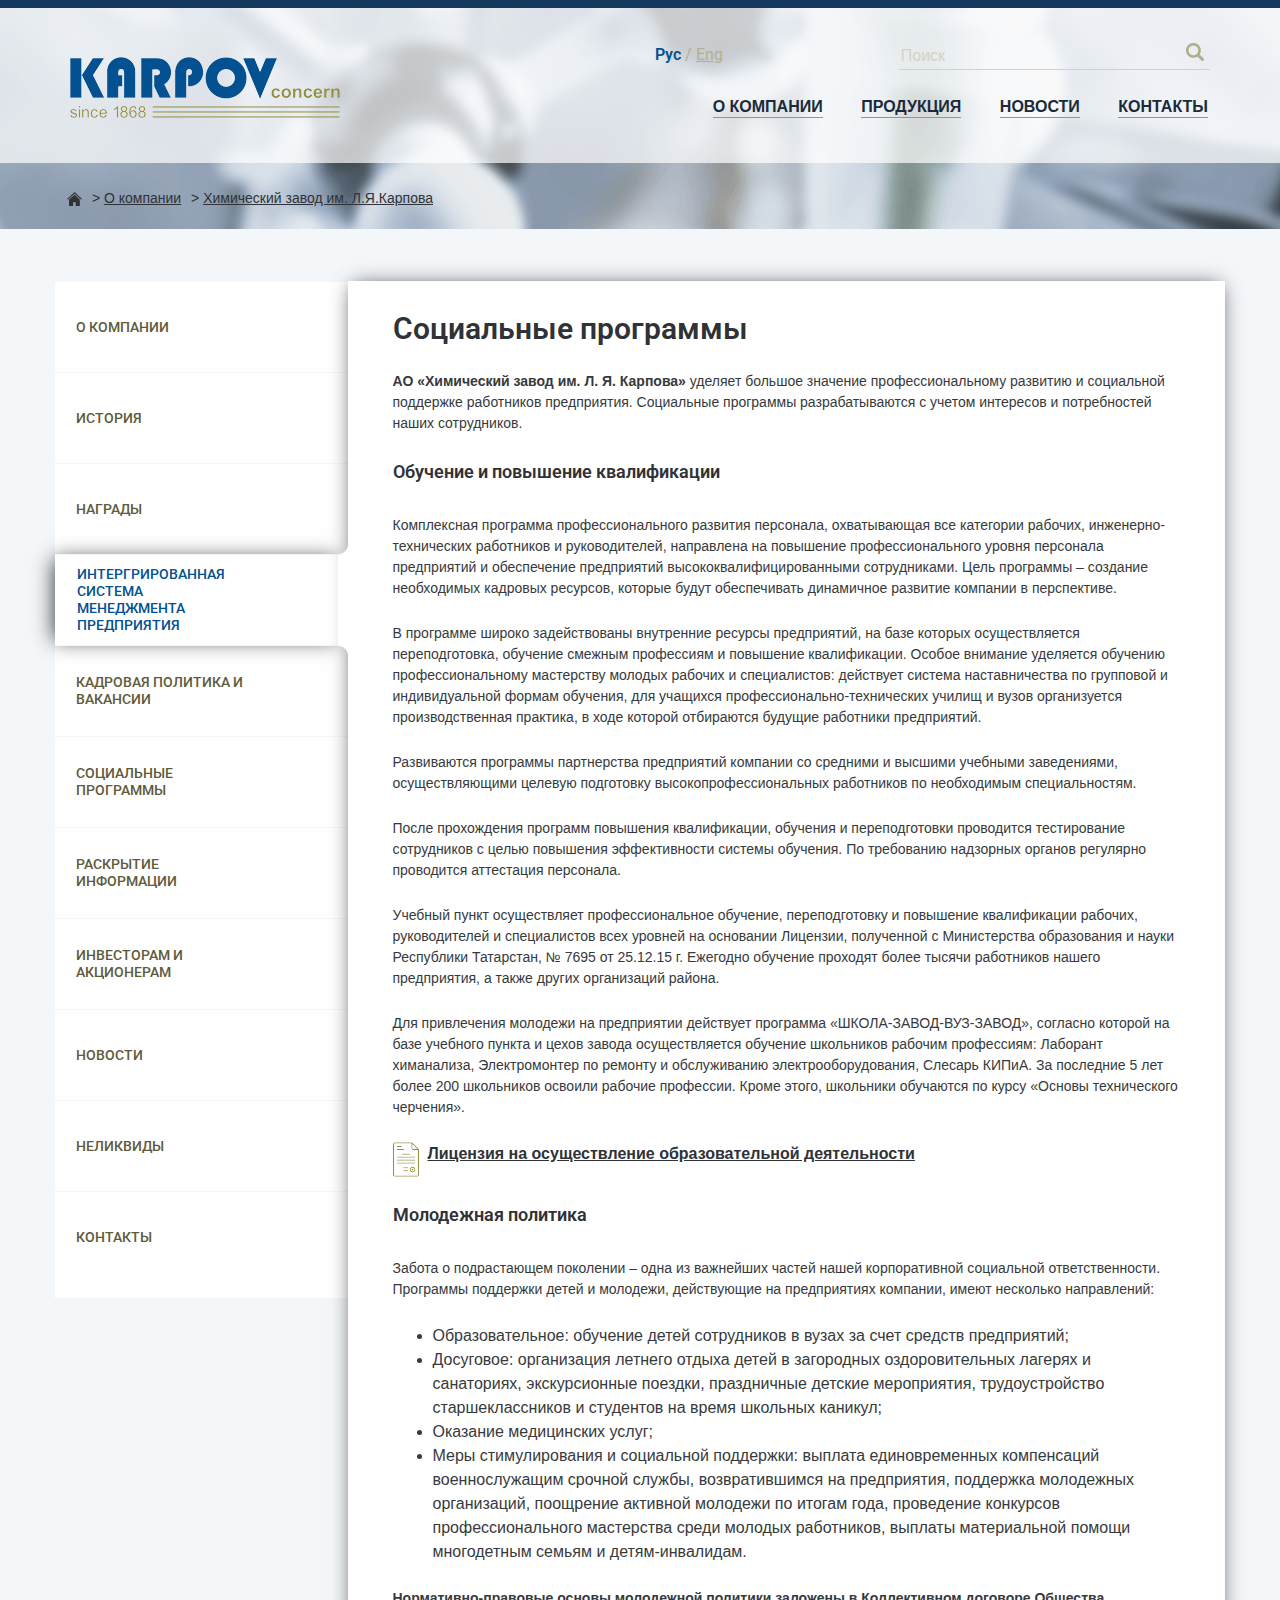
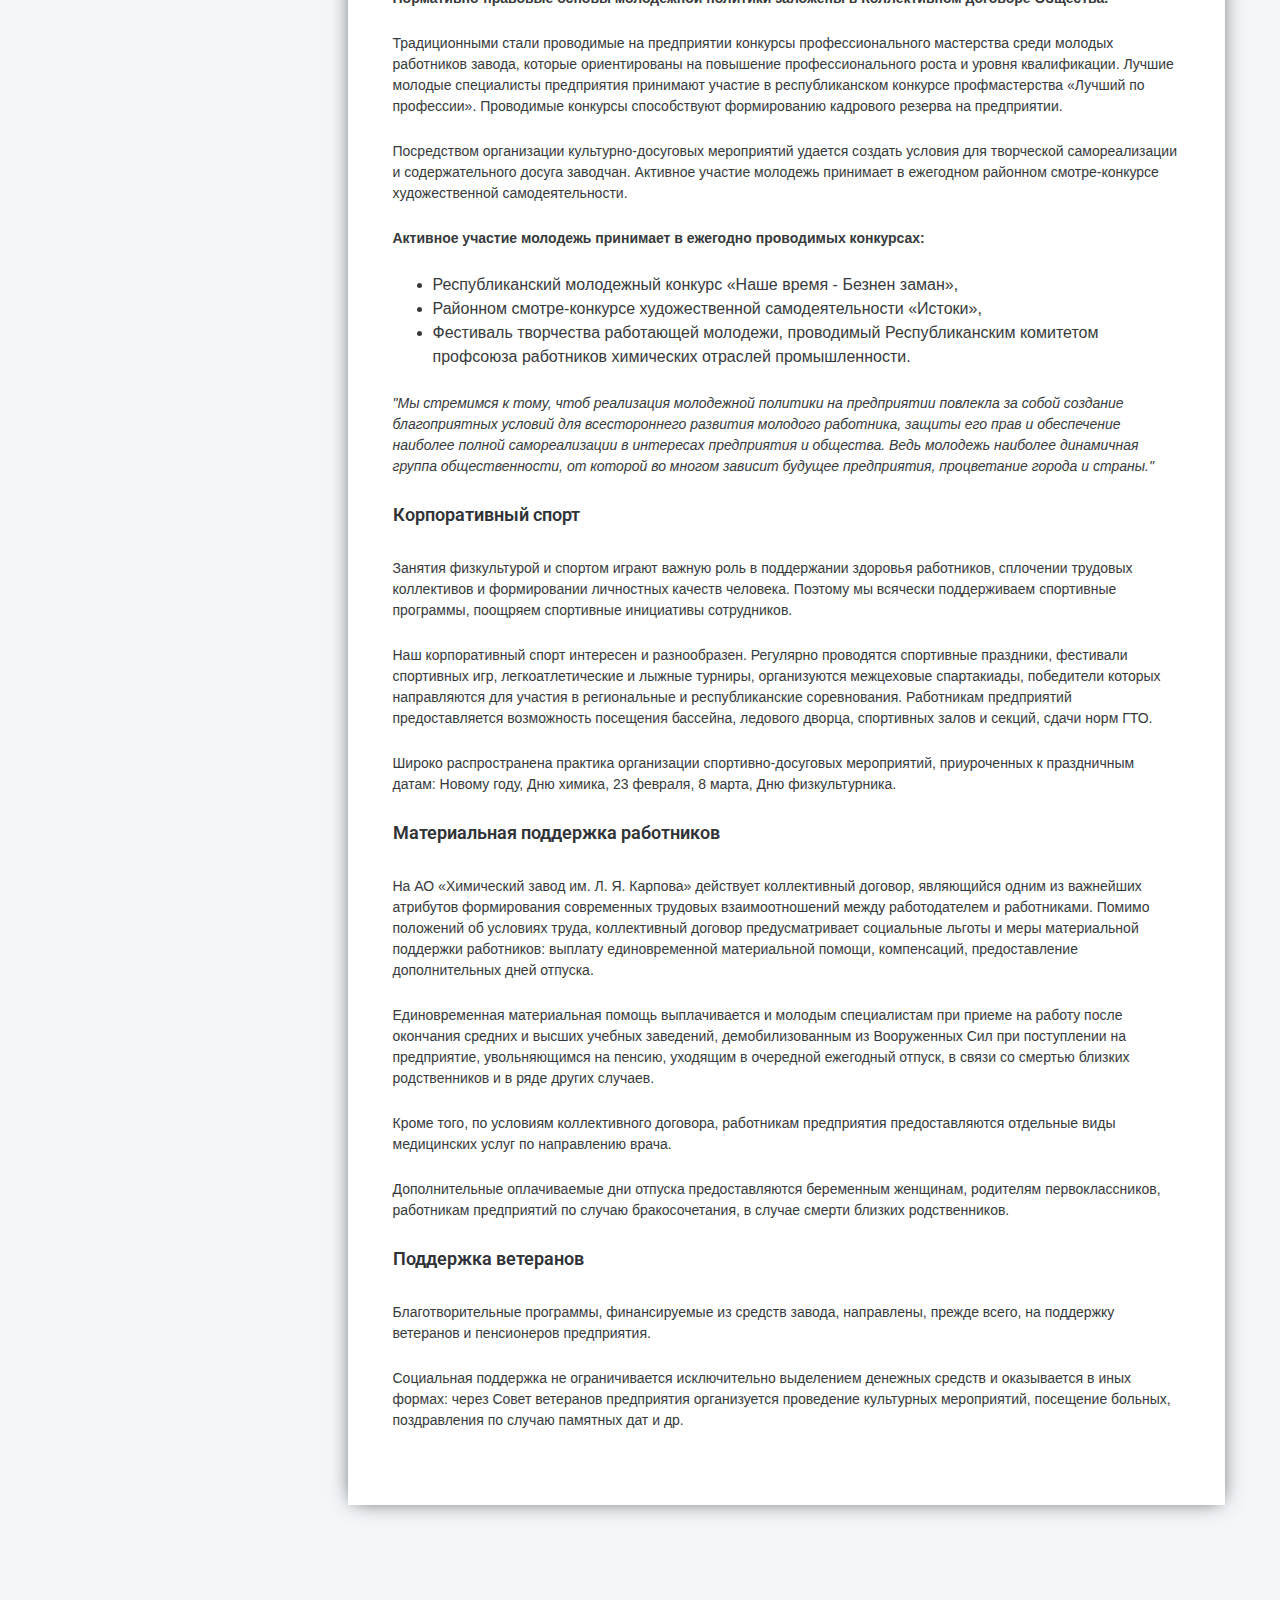
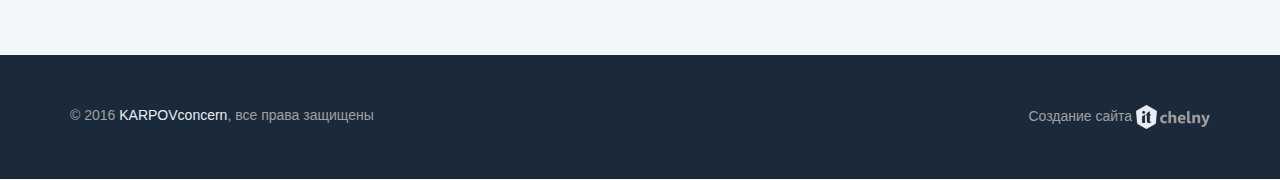
<file: social.html>
<!DOCTYPE html>
<html lang="en">
  <head>
    <!-- Required meta tags always come first -->
    <meta charset="utf-8">
    <meta name="viewport" content="width=device-width, initial-scale=1, shrink-to-fit=no">
    <meta http-equiv="x-ua-compatible" content="ie=edge">

    <!-- Bootstrap CSS -->
    <link rel="stylesheet" href="bootstrap/css/bootstrap.min.css">
    <link rel="stylesheet" href="css/style.css">
  </head>
  <body>
<div class="mainWrapper">
   <div class="wrapInner">
      <header>
        <div class="container">
          <div class="row">
            <div class="logo col-xl-3 col-lg-4 col-md-6">
              <a href="/">
                <img src="img/logo.png" alt=""> 
              </a>
            </div>
            <div class="col-xl-6 col-xl-offset-3 col-lg-8 col-md-6 right">
              <div class="row">
                <div class="lang col-xs-4 text-xl-left text-lg-right"><a href="" class="active">Рус</a> / <a href="">Eng</a></div>
                <div class="search col-xs-7 col-xs-offset-1">
                  <input type="text" class="" placeholder="Поиск">
                  <button class="searchIcon"><img src="img/search.png"></button>
                </div>
              </div>
              <div class="row mainMenu text-md-right text-xs-center">
                <a href="">О компании</a>
                <a href="">Продукция</a>
                <a href="">Новости</a>
                <a href="">Контакты</a>
              </div>
            </div>
          </div>
        </div>
      </header>
      <section class="textBG">
        <div class="container">
          <div class="row">
            <div class="col-xs-12">
              <div class="breadcrumbs"><a href="/"><img src="img/home.png" alt=""></a> > <a href="catalog.html">О компании</a> > <a href="catalog.html">Химический завод им. Л.Я.Карпова</a></div>
            </div>    
          </div>
        </div>
      </section>
      <section class="content">
        <div class="container">
          <div class="row">
            <div class="showLeftMenu hidden-lg-up">Показать меню</div>
            <div class="col-xl-3 col-lg-4 leftCol">
              <div class="hideLeftMenu hidden-lg-up">Спрятать меню</div>
              <ul class="leftMenuTextPage">
                <li><a href="">О компании</a></li>
                <li><a href="">История</a></li>
                <li><a href="">Награды</a></li>
                <li class="active"><a href="">Интергрированная система менеджмента предприятия</a></li>
                <li><a href="">Кадровая политика и вакансии</a></li>
                <li><a href="">Социальные программы</a></li>
                <li><a href="">Раскрытие информации</a></li>
                <li><a href="">Инвесторам и акционерам</a></li>
                <li><a href="">Новости</a></li>
                <li><a href="">Неликвиды</a></li>
                <li><a href="">Контакты</a></li>
              </ul>
            </div>
            <div class="col-xl-9 col-lg-8 mainCol">
              <div class="textPageTitleMenu">Социальные программы</div>
              <div class="textContent">
                <p><b>АО «Химический завод им. Л. Я. Карпова»</b> уделяет большое значение профессиональному развитию и социальной поддержке работников предприятия. Социальные программы разрабатываются с учетом интересов и потребностей наших сотрудников.</p>
                <div class="subtitle18">Обучение и повышение квалификации</div>
                <p>Комплексная программа профессионального развития персонала, охватывающая все категории рабочих, инженерно-технических работников и руководителей, направлена на повышение профессионального уровня персонала предприятий и обеспечение предприятий высококвалифицированными сотрудниками. Цель программы – создание необходимых кадровых ресурсов, которые будут обеспечивать динамичное развитие компании в перспективе.</p>
                <p>В программе широко задействованы внутренние ресурсы предприятий, на базе которых осуществляется переподготовка, обучение смежным профессиям и повышение квалификации. Особое внимание уделяется обучению профессиональному мастерству молодых рабочих и специалистов: действует система наставничества по групповой и индивидуальной формам обучения, для учащихся профессионально-технических училищ и вузов организуется производственная практика, в ходе которой отбираются будущие работники предприятий.</p>
                <p>Развиваются программы партнерства предприятий компании со средними и высшими учебными заведениями, осуществляющими целевую подготовку высокопрофессиональных работников по необходимым специальностям.</p>
                <p>После прохождения программ повышения квалификации, обучения и переподготовки проводится тестирование сотрудников с целью повышения эффективности системы обучения. По требованию надзорных органов регулярно проводится аттестация персонала.</p>
                <p>Учебный пункт осуществляет профессиональное обучение, переподготовку и повышение квалификации рабочих, руководителей и специалистов всех уровней на основании Лицензии, полученной с Министерства образования и науки Республики Татарстан, № 7695 от 25.12.15 г. Ежегодно обучение проходят более тысячи работников нашего предприятия, а также других организаций района.</p>
                <p>Для привлечения молодежи на предприятии действует программа «ШКОЛА-ЗАВОД-ВУЗ-ЗАВОД», согласно которой на базе учебного пункта и цехов завода осуществляется обучение школьников рабочим профессиям: Лаборант химанализа, Электромонтер по ремонту и обслуживанию электрооборудования, Слесарь КИПиА. За последние 5 лет более 200 школьников освоили рабочие профессии. Кроме этого, школьники обучаются по курсу «Основы технического черчения».</p>
                <p><a href="" class="inTextLink">Лицензия на осуществление образовательной деятельности</a></p>
                <div class="subtitle18">Молодежная политика</div>
                <p>Забота о подрастающем поколении – одна из важнейших частей нашей корпоративной социальной ответственности. Программы поддержки детей и молодежи, действующие на предприятиях компании, имеют несколько направлений:</p>
                <p>
                  <ul>
                    <li>Образовательное: обучение детей сотрудников в вузах за счет средств предприятий; </li>
                    <li>Досуговое: организация летнего отдыха детей в загородных оздоровительных лагерях и санаториях, экскурсионные поездки, праздничные детские мероприятия, трудоустройство старшеклассников и студентов на время школьных каникул; </li>
                    <li>Оказание медицинских услуг; </li>
                    <li>Меры стимулирования и социальной поддержки: выплата единовременных компенсаций военнослужащим
                    срочной службы, возвратившимся на предприятия, поддержка молодежных организаций, поощрение активной молодежи по итогам года, проведение конкурсов профессионального мастерства среди молодых работников, выплаты материальной помощи многодетным семьям и детям-инвалидам.</li>
                  </ul>
                </p>
                <p><b>Нормативно-правовые основы молодежной политики заложены в Коллективном договоре Общества.</b></p>
                <p>Традиционными стали проводимые на предприятии конкурсы профессионального мастерства среди молодых работников завода, которые ориентированы на повышение профессионального роста и уровня квалификации. Лучшие молодые специалисты предприятия принимают участие в республиканском конкурсе профмастерства «Лучший по профессии». Проводимые конкурсы способствуют формированию кадрового резерва на предприятии. </p>
                <p>Посредством организации культурно-досуговых мероприятий удается создать условия для творческой самореализации и содержательного досуга заводчан. Активное участие молодежь  принимает в ежегодном районном смотре-конкурсе художественной самодеятельности. </p>
                <p><b>Активное участие молодежь  принимает в ежегодно проводимых конкурсах:</b></p>
                <p>
                  <ul>
                    <li>Республиканский молодежный конкурс «Наше время - Безнен заман», </li>
                    <li>Районном смотре-конкурсе художественной самодеятельности «Истоки»,</li>
                    <li>Фестиваль творчества работающей молодежи, проводимый Республиканским комитетом профсоюза
    работников химических отраслей промышленности.</li>
                  </ul>
                </p>
                <p class="italic">"Мы стремимся к тому, чтоб реализация молодежной политики на предприятии повлекла за собой создание благоприятных условий для всестороннего развития молодого работника, защиты его прав и обеспечение наиболее полной самореализации в интересах предприятия и общества. Ведь молодежь наиболее динамичная группа общественности, от которой во многом зависит будущее предприятия, процветание города и страны." </p>
                <p class="subtitle18">Корпоративный спорт</p>
                <p>Занятия физкультурой и спортом играют важную роль в поддержании здоровья работников, сплочении трудовых коллективов и формировании  личностных качеств человека. Поэтому мы всячески поддерживаем спортивные программы, поощряем спортивные инициативы сотрудников.</p>
                <p>Наш корпоративный спорт интересен и разнообразен. Регулярно проводятся спортивные праздники, фестивали спортивных игр, легкоатлетические и лыжные турниры, организуются межцеховые спартакиады, победители которых направляются для участия в региональные и республиканские соревнования. Работникам предприятий предоставляется возможность посещения бассейна, ледового дворца, спортивных залов и секций, сдачи норм ГТО.</p>
                <p>Широко распространена практика организации спортивно-досуговых мероприятий, приуроченных к праздничным датам: Новому году, Дню химика, 23 февраля, 8 марта, Дню физкультурника.</p>

                <p class="subtitle18">Материальная поддержка работников</p>
                <p>На АО «Химический завод им. Л. Я. Карпова» действует коллективный договор, являющийся одним из важнейших атрибутов формирования современных трудовых взаимоотношений между работодателем и работниками. Помимо положений об условиях труда, коллективный договор предусматривает социальные льготы и меры материальной поддержки работников: выплату единовременной материальной помощи, компенсаций, предоставление дополнительных дней отпуска.</p>
                <p>Единовременная материальная помощь выплачивается и молодым специалистам при приеме на работу после окончания средних и высших учебных заведений, демобилизованным из Вооруженных Сил при поступлении на предприятие, увольняющимся на пенсию, уходящим в очередной ежегодный отпуск, в связи со смертью близких родственников и в ряде других случаев.</p>
                <p>Кроме того, по условиям коллективного договора, работникам предприятия предоставляются отдельные виды медицинских услуг по направлению врача.</p>
                <p>Дополнительные оплачиваемые дни отпуска предоставляются беременным женщинам, родителям первоклассников, работникам предприятий по случаю бракосочетания, в случае смерти близких родственников.</p>
                <p class="subtitle18">Поддержка ветеранов</p>
                <p>Благотворительные программы, финансируемые из средств завода, направлены, прежде всего, на поддержку ветеранов и пенсионеров предприятия.</p>
                <p>Социальная поддержка не ограничивается исключительно выделением денежных средств и  оказывается в иных формах: через Совет ветеранов предприятия организуется проведение культурных мероприятий, посещение больных, поздравления по случаю памятных дат и др. </p>
              </div>
            </div>
          </div>
        </div>
      </section>

  </div>
</div>
    <footer>
      <div class="container">
        <div class="row">
          <div class="copy col-md-6 col-xs-12 text-xs-center text-md-left"> © 2016 <a href="/">KARPOVconcern</a>, все права защищены</div>
          <div class="producedBy col-md-6 col-xs-12 text-xs-center text-md-right text-xs-center">Создание сайта <a href=""><img src="img/producedBy.png" alt=""></a></div>
        </div>
      </div>
    </footer>
    <!-- jQuery first, then Bootstrap JS. -->
    <script src="https://ajax.googleapis.com/ajax/libs/jquery/2.1.4/jquery.min.js"></script>
    <script src="bootstrap/js/bootstrap.min.js"></script>
    <script src="js/main.js"></script>
  </body>
</html>
</file>
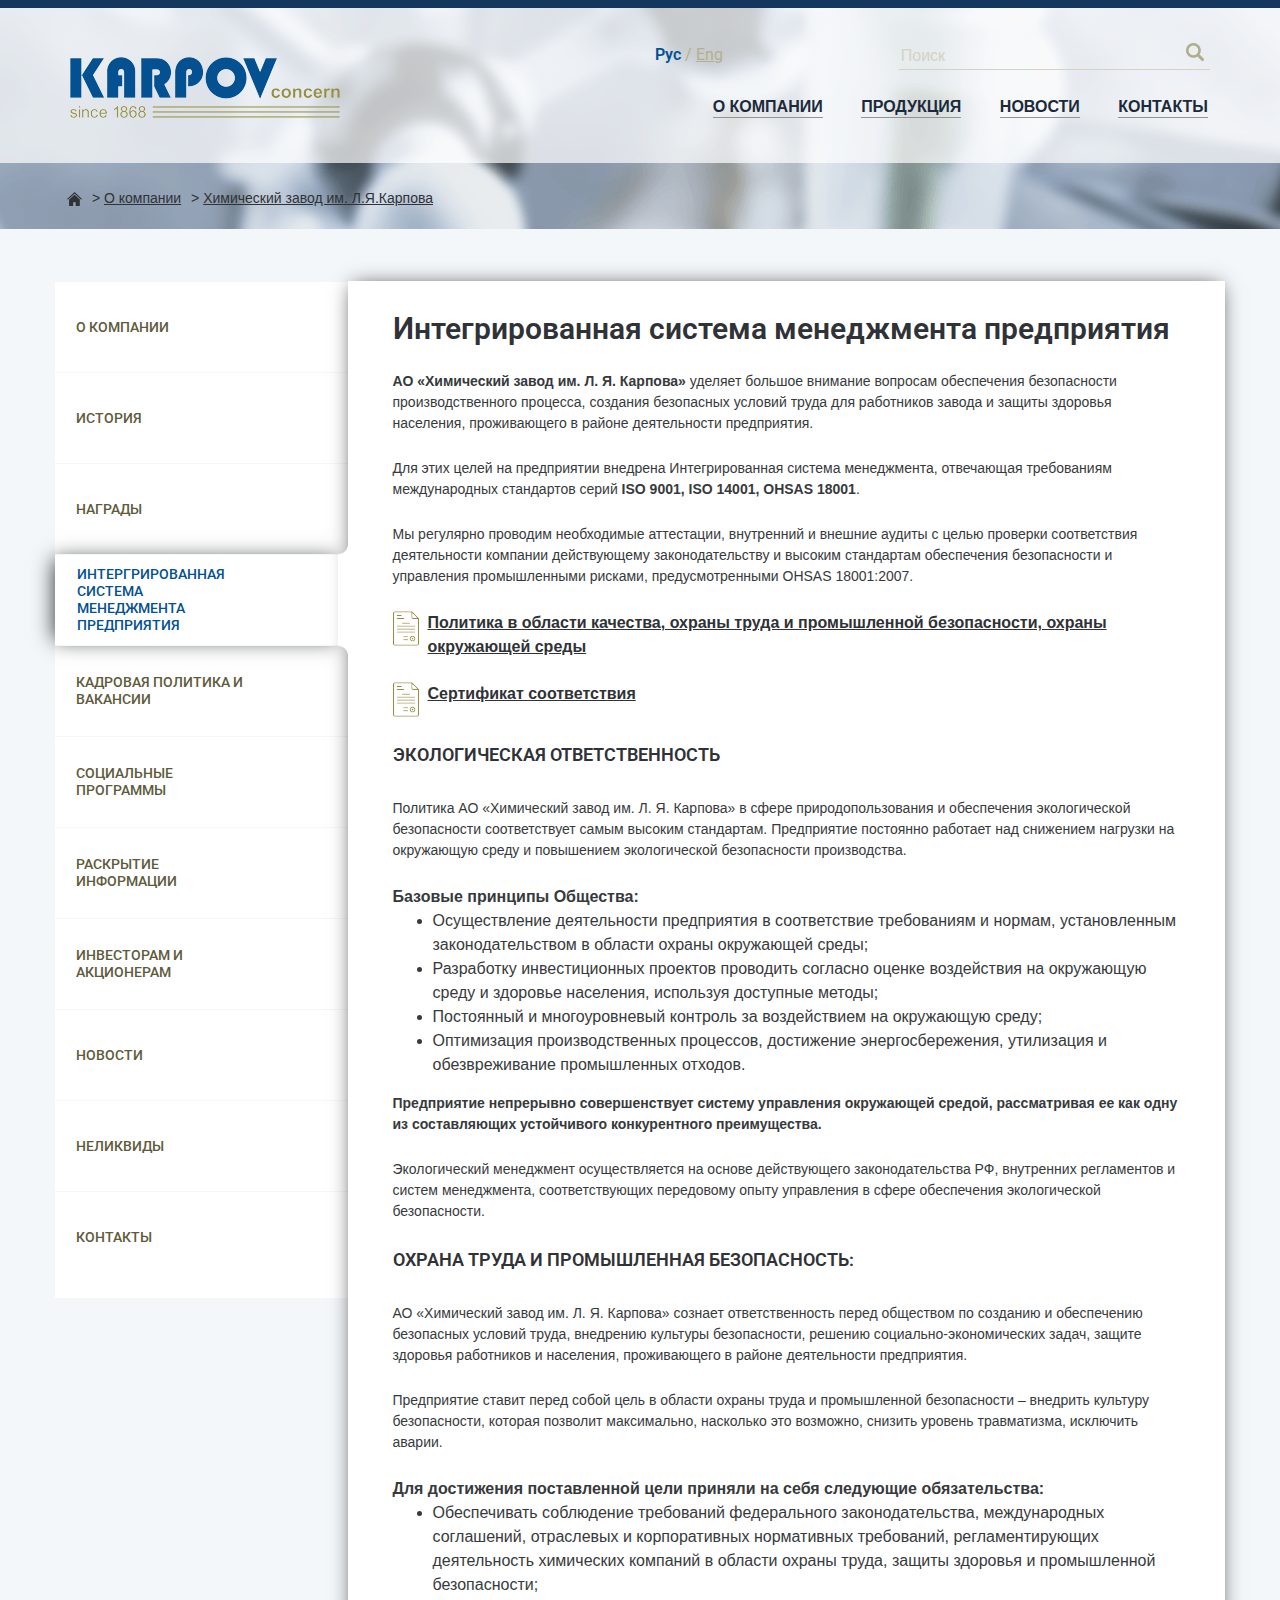
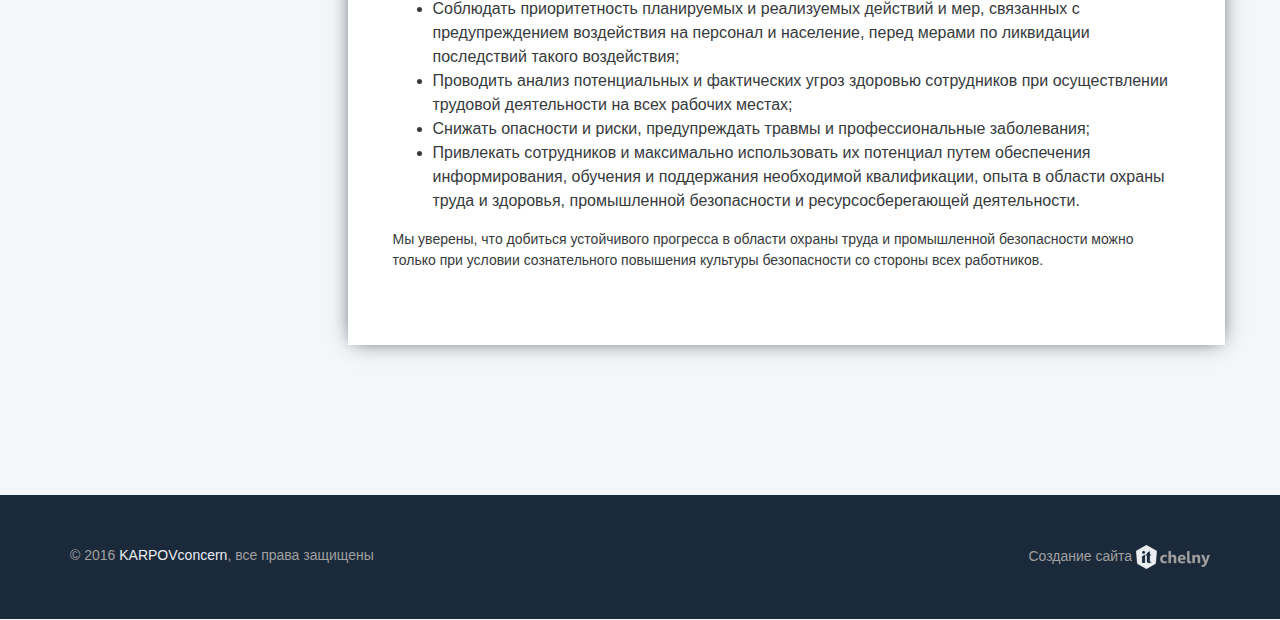
<file: system_management.html>
<!DOCTYPE html>
<html lang="en">
  <head>
    <!-- Required meta tags always come first -->
    <meta charset="utf-8">
    <meta name="viewport" content="width=device-width, initial-scale=1, shrink-to-fit=no">
    <meta http-equiv="x-ua-compatible" content="ie=edge">

    <!-- Bootstrap CSS -->
    <link rel="stylesheet" href="bootstrap/css/bootstrap.min.css">
    <link rel="stylesheet" href="css/style.css">
  </head>
  <body>
<div class="mainWrapper">
   <div class="wrapInner">
      <header>
        <div class="container">
          <div class="row">
            <div class="logo col-xl-3 col-lg-4 col-md-6">
              <a href="/">
                <img src="img/logo.png" alt=""> 
              </a>
            </div>
            <div class="col-xl-6 col-xl-offset-3 col-lg-8 col-md-6 right">
              <div class="row">
                <div class="lang col-xs-4 text-xl-left text-lg-right"><a href="" class="active">Рус</a> / <a href="">Eng</a></div>
                <div class="search col-xs-7 col-xs-offset-1">
                  <input type="text" class="" placeholder="Поиск">
                  <button class="searchIcon"><img src="img/search.png"></button>
                </div>
              </div>
              <div class="row mainMenu text-md-right text-xs-center">
                <a href="">О компании</a>
                <a href="">Продукция</a>
                <a href="">Новости</a>
                <a href="">Контакты</a>
              </div>
            </div>
          </div>
        </div>
      </header>
      <section class="textBG">
        <div class="container">
          <div class="row">
            <div class="col-xs-12">
              <div class="breadcrumbs"><a href="/"><img src="img/home.png" alt=""></a> > <a href="catalog.html">О компании</a> > <a href="catalog.html">Химический завод им. Л.Я.Карпова</a></div>
            </div>    
          </div>
        </div>
      </section>
      <section class="content">
        <div class="container">
          <div class="row">
            <div class="showLeftMenu hidden-lg-up">Показать меню</div>
            <div class="col-xl-3 col-lg-4 leftCol">
              <div class="hideLeftMenu hidden-lg-up">Спрятать меню</div>
              <ul class="leftMenuTextPage">
                <li><a href="">О компании</a></li>
                <li><a href="">История</a></li>
                <li><a href="">Награды</a></li>
                <li class="active"><a href="">Интергрированная система менеджмента предприятия</a></li>
                <li><a href="">Кадровая политика и вакансии</a></li>
                <li><a href="">Социальные программы</a></li>
                <li><a href="">Раскрытие информации</a></li>
                <li><a href="">Инвесторам и акционерам</a></li>
                <li><a href="">Новости</a></li>
                <li><a href="">Неликвиды</a></li>
                <li><a href="">Контакты</a></li>
              </ul>
            </div>
            <div class="col-xl-9 col-lg-8 mainCol">
              <div class="textPageTitleMenu">Интегрированная система менеджмента предприятия</div>
              <div class="textContent">
               <p><b>АО «Химический завод им. Л. Я. Карпова»</b> уделяет большое внимание вопросам обеспечения безопасности производственного процесса, создания безопасных условий труда для работников завода и защиты здоровья населения, проживающего в районе деятельности предприятия.</p>
               <p>Для этих целей на предприятии внедрена Интегрированная система менеджмента, отвечающая требованиям международных стандартов серий<b> ISO 9001, ISO 14001, OHSAS 18001</b>.</p>
               <p>Мы регулярно проводим необходимые аттестации, внутренний и внешние аудиты с целью проверки соответствия деятельности компании действующему законодательству и высоким стандартам обеспечения безопасности и управления промышленными рисками, предусмотренными OHSAS 18001:2007.</p>

               <p><a href="" class="inTextLink">Политика в области качества, охраны труда и промышленной безопасности, охраны окружающей среды</a></p>
               <p><a href="" class="inTextLink">Сертификат соответствия</a></p>

               <div class="subtitle18">ЭКОЛОГИЧЕСКАЯ ОТВЕТСТВЕННОСТЬ</div>

               <p>Политика АО «Химический завод им. Л. Я. Карпова» в сфере природопользования и обеспечения экологической безопасности соответствует самым высоким стандартам. Предприятие постоянно работает над снижением нагрузки на окружающую среду и повышением экологической безопасности производства.</p>

                <b>Базовые принципы Общества:</b>
                <ul>
                  <li>Осуществление деятельности предприятия в соответствие требованиям и нормам, установленным
                  законодательством в области охраны окружающей среды;</li>
                  <li>Разработку инвестиционных проектов проводить согласно оценке воздействия на окружающую среду 
                  и здоровье населения, используя доступные методы;</li>
                  <li>Постоянный и многоуровневый контроль за воздействием на окружающую среду;</li>
                  <li>Оптимизация производственных процессов, достижение энергосбережения, утилизация и обезвреживание промышленных отходов.</li>
                </ul>

                <p><b>Предприятие непрерывно совершенствует систему управления окружающей средой, рассматривая ее как одну из составляющих устойчивого конкурентного преимущества.</b></p>
                <p>Экологический менеджмент осуществляется на основе действующего законодательства РФ, внутренних регламентов и систем менеджмента, соответствующих передовому опыту управления в сфере обеспечения экологической безопасности.</p>

                <p class="subtitle18">ОХРАНА ТРУДА И ПРОМЫШЛЕННАЯ БЕЗОПАСНОСТЬ:</p>

                <p>АО «Химический завод им. Л. Я. Карпова» сознает ответственность перед обществом по созданию и обеспечению безопасных условий труда, внедрению культуры безопасности, решению социально-экономических задач, защите здоровья работников и населения, проживающего в районе деятельности предприятия.</p>

                <p>Предприятие ставит перед собой цель в области охраны труда и промышленной безопасности – внедрить культуру безопасности, которая позволит максимально, насколько это возможно, снизить уровень травматизма, исключить аварии.</p>

                <b>Для достижения поставленной цели приняли на себя следующие обязательства:</b>
                <ul>
                <li>Обеспечивать соблюдение требований федерального законодательства, международных соглашений, отраслевых и корпоративных нормативных требований, регламентирующих деятельность химических компаний в области охраны труда, защиты здоровья и промышленной безопасности; 
                <li>Соблюдать приоритетность планируемых и реализуемых действий и мер, связанных с предупреждением воздействия на персонал и население, перед мерами по ликвидации последствий такого воздействия; </li>
                <li>Проводить анализ потенциальных и фактических угроз здоровью сотрудников при осуществлении трудовой деятельности на всех рабочих местах;</li>
                <li>Снижать опасности и риски, предупреждать травмы и профессиональные заболевания;</li>
                <li>Привлекать сотрудников и максимально использовать их потенциал путем обеспечения информирования,
                    обучения и поддержания необходимой квалификации, опыта в области охраны труда и здоровья,
                    промышленной безопасности и ресурсосберегающей деятельности.</li>
                </ul>
                <p>Мы уверены, что добиться устойчивого прогресса в области охраны труда и промышленной безопасности можно только при условии сознательного повышения культуры безопасности со стороны всех работников.</p>
              </div>
 
            </div>
          </div>
        </div>
      </section>

  </div>
</div>
    <footer>
      <div class="container">
        <div class="row">
          <div class="copy col-md-6 col-xs-12 text-xs-center text-md-left"> © 2016 <a href="/">KARPOVconcern</a>, все права защищены</div>
          <div class="producedBy col-md-6 col-xs-12 text-xs-center text-md-right text-xs-center">Создание сайта <a href=""><img src="img/producedBy.png" alt=""></a></div>
        </div>
      </div>
    </footer>
    <!-- jQuery first, then Bootstrap JS. -->
    <script src="https://ajax.googleapis.com/ajax/libs/jquery/2.1.4/jquery.min.js"></script>
    <script src="bootstrap/js/bootstrap.min.js"></script>
    <script src="js/main.js"></script>
  </body>
</html>
</file>
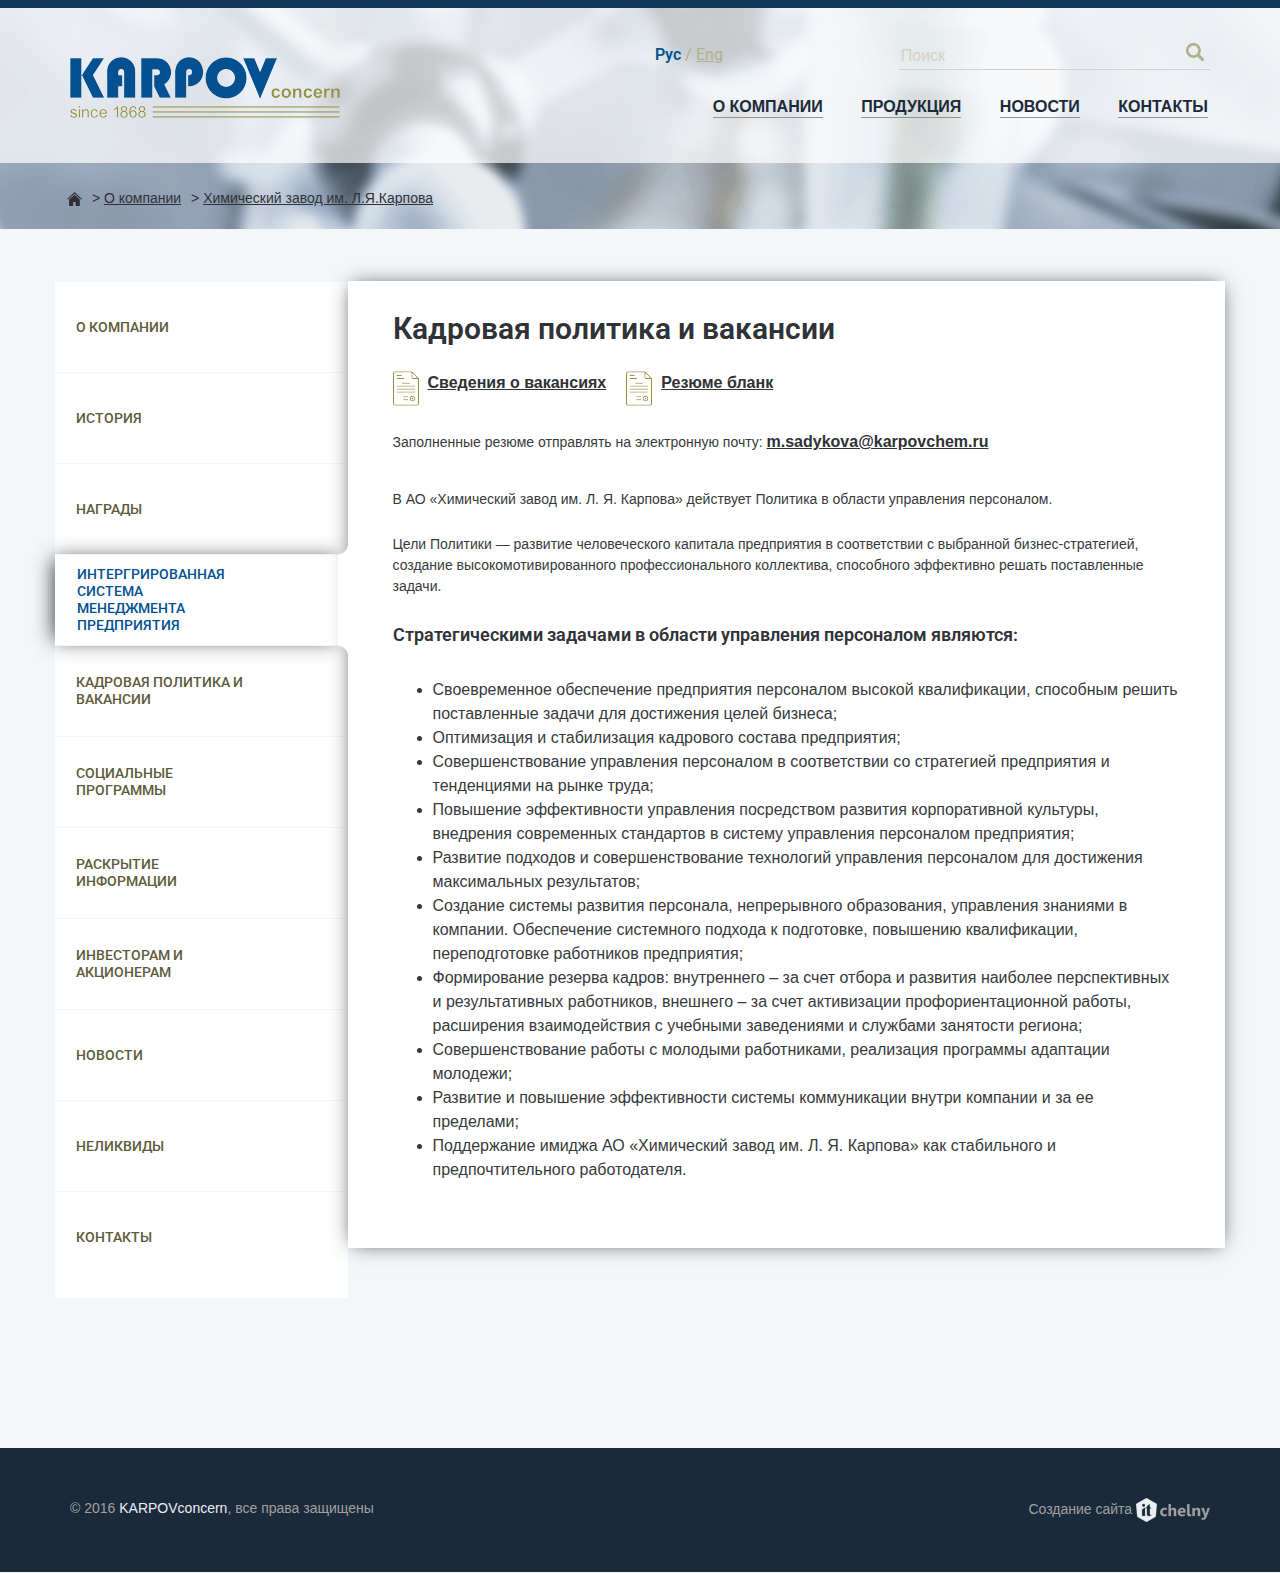
<file: vacancy.html>
<!DOCTYPE html>
<html lang="en">
  <head>
    <!-- Required meta tags always come first -->
    <meta charset="utf-8">
    <meta name="viewport" content="width=device-width, initial-scale=1, shrink-to-fit=no">
    <meta http-equiv="x-ua-compatible" content="ie=edge">

    <!-- Bootstrap CSS -->
    <link rel="stylesheet" href="bootstrap/css/bootstrap.min.css">
    <link rel="stylesheet" href="css/style.css">
  </head>
  <body>
<div class="mainWrapper">
   <div class="wrapInner">
      <header>
        <div class="container">
          <div class="row">
            <div class="logo col-xl-3 col-lg-4 col-md-6">
              <a href="/">
                <img src="img/logo.png" alt=""> 
              </a>
            </div>
            <div class="col-xl-6 col-xl-offset-3 col-lg-8 col-md-6 right">
              <div class="row">
                <div class="lang col-xs-4 text-xl-left text-lg-right"><a href="" class="active">Рус</a> / <a href="">Eng</a></div>
                <div class="search col-xs-7 col-xs-offset-1">
                  <input type="text" class="" placeholder="Поиск">
                  <button class="searchIcon"><img src="img/search.png"></button>
                </div>
              </div>
              <div class="row mainMenu text-md-right text-xs-center">
                <a href="">О компании</a>
                <a href="">Продукция</a>
                <a href="">Новости</a>
                <a href="">Контакты</a>
              </div>
            </div>
          </div>
        </div>
      </header>
      <section class="textBG">
        <div class="container">
          <div class="row">
            <div class="col-xs-12">
              <div class="breadcrumbs"><a href="/"><img src="img/home.png" alt=""></a> > <a href="catalog.html">О компании</a> > <a href="catalog.html">Химический завод им. Л.Я.Карпова</a></div>
            </div>    
          </div>
        </div>
      </section>
      <section class="content">
        <div class="container">
          <div class="row">
            <div class="showLeftMenu hidden-lg-up">Показать меню</div>
            <div class="col-xl-3 col-lg-4 leftCol">
              <div class="hideLeftMenu hidden-lg-up">Спрятать меню</div>
              <ul class="leftMenuTextPage">
                <li><a href="">О компании</a></li>
                <li><a href="">История</a></li>
                <li><a href="">Награды</a></li>
                <li class="active"><a href="">Интергрированная система менеджмента предприятия</a></li>
                <li><a href="">Кадровая политика и вакансии</a></li>
                <li><a href="">Социальные программы</a></li>
                <li><a href="">Раскрытие информации</a></li>
                <li><a href="">Инвесторам и акционерам</a></li>
                <li><a href="">Новости</a></li>
                <li><a href="">Неликвиды</a></li>
                <li><a href="">Контакты</a></li>
              </ul>
            </div>
            <div class="col-xl-9 col-lg-8 mainCol">
              <div class="textPageTitleMenu">Кадровая политика и вакансии</div>
              <div class="textContent">
                <p><a href="" class="inTextLink">Сведения о вакансиях</a><a href="" class="inTextLink">Резюме бланк</a> </p>
                <p>Заполненные резюме отправлять на электронную почту: <a href="mailTO:m.sadykova@karpovchem.ru">m.sadykova@karpovchem.ru</a></p>
                <p>В АО «Химический завод им. Л. Я. Карпова» действует Политика в области управления персоналом. </p>
                <p>Цели Политики — развитие человеческого капитала предприятия в соответствии с выбранной бизнес-стратегией, создание высокомотивированного профессионального коллектива, способного эффективно решать поставленные задачи. </p>
                <div class="subtitle18">Стратегическими задачами в области управления персоналом являются:</div>
                <ul>
                  <li>Своевременное обеспечение предприятия персоналом высокой квалификации, способным решить поставленные задачи для достижения целей бизнеса;</li>
                  <li>Оптимизация и стабилизация кадрового состава предприятия;</li>
                  <li>Совершенствование управления персоналом в соответствии со стратегией предприятия и тенденциями на рынке труда;</li>
                  <li>Повышение эффективности управления посредством развития корпоративной культуры, внедрения современных стандартов в систему управления персоналом предприятия;</li>
                  <li>Развитие подходов и совершенствование технологий управления персоналом для достижения максимальных результатов;</li>
                  <li>Создание системы развития персонала, непрерывного образования, управления знаниями в компании. Обеспечение системного подхода к подготовке, повышению квалификации, переподготовке работников предприятия; </li>
                  <li>Формирование резерва кадров: внутреннего – за счет отбора и развития наиболее перспективных и результативных работников, внешнего – за счет активизации профориентационной работы, расширения взаимодействия с учебными заведениями и службами занятости региона;</li>
                  <li>Совершенствование работы с молодыми работниками, реализация программы адаптации молодежи; </li>
                  <li>Развитие и повышение эффективности системы коммуникации внутри компании и за ее пределами; </li>
                  <li>Поддержание имиджа АО «Химический завод им. Л. Я. Карпова» как стабильного и предпочтительного работодателя. </li>
                </ul>
              </div>
            </div>
          </div>
        </div>
      </section>

  </div>
</div>
    <footer>
      <div class="container">
        <div class="row">
          <div class="copy col-md-6 col-xs-12 text-xs-center text-md-left"> © 2016 <a href="/">KARPOVconcern</a>, все права защищены</div>
          <div class="producedBy col-md-6 col-xs-12 text-xs-center text-md-right text-xs-center">Создание сайта <a href=""><img src="img/producedBy.png" alt=""></a></div>
        </div>
      </div>
    </footer>
    <!-- jQuery first, then Bootstrap JS. -->
    <script src="https://ajax.googleapis.com/ajax/libs/jquery/2.1.4/jquery.min.js"></script>
    <script src="bootstrap/js/bootstrap.min.js"></script>
    <script src="js/main.js"></script>
  </body>
</html>
</file>
<file: css/style.css>
@import url(https://fonts.googleapis.com/css?family=Roboto:400,400italic,500,500italic,300italic,300,700);
@import url(http://allfont.ru/allfont.css?fonts=pragmatica);
body{
	
}
.mainWrapper{}
.wrap{display:inline;height:auto;position:relative;}
.wrapInner{min-height:100vh;display:block;padding-bottom:125px;background: #f4f7fa;}
.blur{
	-webkit-filter: blur(5px);
    -moz-filter: blur(5px);
    filter: blur(5px);
    filter: url('../img/blur.svg#blur'); /* путь к svg */
   }
header{min-height:155px;border-top:8px solid #14385d;padding-top:35px;padding-bottom: 44px;background: rgba(255,255,255,.7); position:relative; z-index:20;}
	header>.container{}
	header .logo{margin-top: 14px;}
@media all and (max-width:767px){
	header .right{margin-top:25px;}
}
	header .lang{
		font-family: 'Roboto', sans-serif;
		font-size:16px;
		color:#b3b08e;
	}
		header .lang a{
			color:#b3b08e;
			text-decoration:underline;
		}
		header .lang a:hover{text-decoration:none;}
			header .lang a.active{color:#035191; text-decoration:none;font-weight:600;}

		header .search{position:relative;}
			header .search input{
				color:#d4d3c1;
				font-size:16px;
				border:none;
				border-bottom: 1px solid #d4d3c1;
				background: none;
				width:100%;
			}
				header .search input:focus{box-shadow:none;outline:none;}
					header .search input::-moz-placeholder{color:#d4d3c1;}
					header .search input::-webkit-input-placeholder{color:#d4d3c1;}
			header .search button{background: none; border:none;position:absolute;right:15px;top:-5px;}
				header .search button:focus{outline:none;}
		header .mainMenu{font-family: 'Pragmatica', arial;font-size:16px; font-weight:bold;margin-top: 25px;}
			header .mainMenu a{color:#1b2a3b;padding-bottom:2px;border-bottom:1px solid #91958e;text-transform:uppercase;    margin: 0 17px 0 17px;}
			@media all and (min-width:768px) and (max-width:992px){
				header .mainMenu a:nth-child(1){margin-right: 2px;}
			}
			@media all and (max-width:552px){
				header .mainMenu a{display:block; width:100%; border:none;margin-left:0;}
			}
				header .mainMenu a.active,header .mainMenu a:hover{text-decoration: none; border:none;color:#035191;}
			

/*******************************Главная */				

section.squads{background: url(../img/homeBG.png) no-repeat top; background-size:cover; height:auto; position:relative; margin-top:-155px;padding-top:260px;}
	.squads .squad{
		height:240px;
		width:270px;
		background-size: cover !important;
		display:block;
		float:left;
		margin: 15px 10px 21px;
		text-align:left;
		color:#5e5b3b;
		font-size:16px;
		font-family: 'Roboto', sans-serif; 
		text-transform:uppercase;
		padding:21px 25px;
	}
		.squads .squad:hover{text-decoration: underline}
@media all and (min-width:1200px){
	.squads{padding-bottom:93px;}
	.squads .squad:nth-child(4n){margin-right:0;}
	.squads .squad:nth-child(1){margin-left:0;}
	.squads .squad:nth-child(5){margin-left:0;}
}
		.squads .squad.catalog{border:2px solid #fff;padding:4px;}
			.squads .squad.catalog>div{background: rgba(255,255,255,0.7);padding:14px 100px 14px 16px;}
		.squads .squad.chemistry{background: url(../img/chemistry.png) no-repeat}
		.squads .squad.reagents{background: url(../img/reagents.png) no-repeat}
		.squads .squad.reactives{background: url(../img/reactives.png) no-repeat}
		.squads .squad.selhoz{background: url(../img/selhoz.png) no-repeat}
		.squads .squad.eatProm{background: url(../img/eatProm.png) no-repeat}
		.squads .squad.pharma{background: url(../img/pharma.png) no-repeat}
		.squads .squad.building{background: url(../img/building.png) no-repeat}
@media all and (min-width:992px) and (max-width:1199px){
	section.squads{margin-top:-230px;padding-top:240px;}
	.squads .squad{margin: 15px 16px !important;} 
}
@media all and (min-width:768px) and (max-width:991px){
	section.squads{margin-top:-230px;padding-top:240px;}
	.squads .squad{margin:15px 35px;}
}
@media all and  (max-width:767px){
	section.squads{margin-top: -278px;padding-top: 280px;}
	.squads .squad{width:100%; margin-left:0;}
}
section.homeDesc{background: #f4f7fa;font-family: 'Roboto', sans-serif;padding-bottom:250px;}
	.homeDesc .title{    
		font-weight: 500;
	    color: #2f3236;
	    font-size: 40px;
	    margin-bottom: 53px;
	    padding-top: 66px;
	    padding-bottom: 3px;
	    border-bottom: 2px solid #b0ad89;
	    letter-spacing: -0.2px;
	}
	.homeDesc .subtitle{font-size:30px; font-weight:400; text-transform: lowercase;}
	.homeDesc .listTitle{
		color:#2f3236;
		font-size:24px;
		background: url(../img/colba.png) no-repeat left top; 
		padding-left:54px;
		text-transform:uppercase;
		letter-spacing: -.3px;
		margin-bottom:24px;
		line-height:40px;
	}
	.homeDesc .list{
		font-family:"Arial";
		font-size:18px;
		color:#2f3236;
		list-style-type:none;
		margin-bottom:40px;
		padding-bottom:36px;
		border-bottom:1px solid #dfe1d8;
	}
		.homeDesc .list li{
			margin-top:20px;
			background: url(../img/defis.png) no-repeat left center;
			margin-left:-40px;
			padding-left:55px;
	}
		
	.homeDesc .text{
		font-family: 'Roboto',
		font-weight:400;
		font-size:16px;
		color:#2f3236;
	}
		.homeDesc .text p{margin-top:22px;}
/******************************* /Главная */
/*******************************КАТАЛОГ */
section.catalogBG{background: url(../img/catalogBG.png) no-repeat;background-size: cover;position:relative;margin-top:-155px;padding-top: 232px;font-weight:600;}
@media all and (max-width:991px) and (min-width:768px){
	section.catalogBG{margin-top:-180px;}
}
@media all and (min-width:554px) and (max-width:767px){
		section.catalogBG{margin-top: -255px;padding-top: 245px;}
}
@media all and (max-width:554px){
		section.catalogBG{margin-top: -300px;padding-top: 290px;}
}
	section.catalogBG .catalogTitle{font-family:'Roboto';font-size:40px;color:#2f3236;padding-bottom:8px;margin-left: -17px;}

section.content{background: #f4f7fa;padding-top:52px;padding-bottom: 150px;}
section.content .catalogTitleMenu{color: #959276; font-size:18px; font-weight:800;font-family: 'Roboto';text-transform:uppercase;padding:20px 20px 6px 6px;letter-spacing:-0.3px;}
	section.content .leftCol{background: #fff; position:relative;}
	@media all and (max-width:991px){
		section.content .leftCol{transition: left 0.3s ease;}
		section.content .leftCol{position:absolute; z-index:1100;left:-9999px;box-shadow: 0 0 20px -5px #999;}
		section.content .leftCol.active{left:0;display:block;}
		.showLeftMenu{transition: left 0.3s ease;position:absolute;margin-top:-32px;left:0;z-index:1100;display:block;width: 154px;padding-left: 40px;height:32px;background: url(../img/listing-option.png) no-repeat}
		.hideLeftMenu{position:absolute;right:0;margin-top:-32px;display:block;width: 154px;padding-left: 40px;height:32px;left:100%;background: url(../img/remove-symbol.png) no-repeat}
	}
		section.content .leftCol{}
			section.content .leftCol .leftMenu{list-style-type:none;margin-left: -15px;margin-right: -15px;padding-left: 0;}
				section.content .leftCol .leftMenu li{border-top:1px solid #f4f7fa;padding: 0 100px 0 21px;line-height:17px}

					section.content .leftCol .leftMenu li.active{box-shadow: -6px 0 20px -5px;padding-left:0;height:90px;}
						section.content .leftCol .leftMenu li.active:after{    
							content: "";
						    background: url(../img/liActiveBG.png) no-repeat top right;
						    height: 110px;
						    width: 30px;
						    display: block;
						    position: absolute;
						    margin-top: -104px;
						    right: 0;
						    z-index: 1000000;}
						section.content .leftCol .leftMenu li.active img{margin-right:18px;}
						section.content .leftCol .leftMenu li.active a{color:#035191;height:90px;}

					section.content .leftCol .leftMenu li a{
						height:90px;
						width:100%;
						text-transform:uppercase;
						display:inline-flex;
						align-items:center;
						color:#5e5b3b;
						font-size:14px;
						font-family:'Roboto';
					}
	
	section.content .mainCol{background: #fff;box-shadow:0 0 20px -5px;}
	section.content .mainCol .productsList{font-family:'Roboto'; font-size:18px;padding-left:15px;}
		section.content .mainCol .catalogTitleMenu{padding-left:30px;letter-spacing:-.1px;}
		section.content .mainCol .productsList li{padding-left:19px;width:100%;border-bottom:1px solid #e7e7dc;display:inline-flex;align-items:center;}
			section.content .mainCol .productsList li a{color:#2f3236;width: 100%;background: url(../img/detailIcon.png) no-repeat right center; padding: 20px 25px 20px 0;}
				section.content .mainCol .productsList li a:hover{color:#035191;text-decoration:none;}

				section.content .mainCol .productsList li a img{float:right;}
	section.content .rightCol{padding-left:0;}
		section.content .rightCol .catalogTitleMenu{padding-left:40px;}
			section.content .rightCol ul{font-family:"Arial";font-size:14px; color:#2f3236;list-style-type:none;padding-left:0;}
			section.content .rightCol ul li{margin-top: 1px;padding-left: 40px;padding: 6px 7px 6px 40px;letter-spacing: -.1px;}
				section.content .rightCol ul li:before{content:"";background: url(../img/rightCol.png) no-repeat  center center;margin-left: -25px;position: absolute;width: 15px;height: 15px;display: block;}
			section.content .rightCol ul li.active{background: #d5d7c8;}
				section.content .rightCol ul li.active:before{content:"";background: url(../img/rightColActive.png) no-repeat center center;margin-left: -25px;position: absolute;width: 15px;height: 15px;display: block;}
			section.content .rightCol{}
/******************************* /КАТАЛОГ */
/******************************* Продукт */


section.productBG{background: url(../img/catalogBG.png) no-repeat;background-size: cover;position:relative;margin-top:-155px;padding-top: 180px;padding-bottom:20px;font-weight:600;}
@media all and (max-width:991px) and (min-width:768px){
	section.productBG{margin-top:-180px;padding-top:205px;}
}
@media all and (min-width:554px) and (max-width:767px){
		section.productBG{margin-top: -255px;padding-top: 268px;}
}
@media all and (max-width:554px){
		section.productBG{margin-top: -300px;padding-top: 310px;}
}
	section.productBG .breadcrumbs{margin-left:-3px;font-family:"Arial"; font-size:14px; color:#2f3236;font-weight:300;}
	section.productBG .breadcrumbs a{font-family:"Arial"; font-size:14px; color:#2f3236;font-weight:300;margin-right:6px;text-decoration:underline;}
		section.productBG .breadcrumbs a:hover{text-decoration: none}
section.content .descTitle{color: #959276; font-size:18px; font-weight:800;font-family: 'Roboto';text-transform:uppercase;padding:20px 20px 7px 0px;letter-spacing:-0.3px;}
section.content .productLeftCol .productThumb{margin-top:10px;}
	section.content .productLeftCol .productThumb img{border:2px solid #fff;}


section.content .productLeftCol ul{padding-left:0px;line-height:16px;color:#2f3236;font-family:'Roboto';font-size:14px;}
section.content .productLeftCol ul li{list-style-type:none;padding-left:18px;margin-bottom:15px;}
	section.content .productLeftCol ul li:before{content:"";background: url(../img/rightCol.png) no-repeat  center center;margin-left: -21px;position: absolute;width: 15px;height: 15px;display: block;}
section.content .productRightCol{}
	section.content .productRightCol .productTitle{color:#2f3236;font-size:30px; font-family:"Roboto"; font-weight:600;margin-left:6px;margin-top:2px;letter-spacing: 0.45px;}
	section.content .productRightCol .productGost{color:#5e5b3b;font-size:18px;font-family:"Roboto";margin-left:9px;letter-spacing: 0.3px;}
	section.content .productRightCol .productView{margin-top: 3px;margin-left: 8px;border-bottom: 1px solid #dfe1d8;padding-bottom: 16px;}
	section.content .productRightCol .productPack{margin-top: 0px;margin-left: 8px;border-bottom: 1px solid #dfe1d8;padding-bottom: 16px;}
	section.content .productRightCol .storage{margin-top: 0px;margin-left: 8px;padding-bottom: 16px;}
	section.content .productRightCol table.characters{background: #fff;width:100%;}
	section.content .productRightCol table.characters thead tr:first-child{background: #ced1c5; color:#fff;text-transform: uppercase; font-family:"Roboto";font-size:18px;font-weight:800;height:60px;}
	section.content .productRightCol table.characters thead tr{font-size:14px;color:#9a977e;font-family:"Arial";text-align:center;}
		section.content .productRightCol table.characters thead td{border-right:1px solid #e8e7dd; border-bottom:1px solid #e8e7dd;} 
			section.content .productRightCol table.characters thead td:last-child{border-right:none;padding:17px 22px;}

	section.content .productRightCol table.characters tbody td{border-right:1px solid #e8e7dd; border-bottom:1px solid #e8e7dd;}
		section.content .productRightCol table.characters tbody td:last-child{border-right:none;}
		section.content .productRightCol table.characters tbody td:not(:first-child){text-align:center;}
		section.content .productRightCol table.characters tbody td:first-child{padding:7px 26px;}
	section.content .productRightCol .btnGetInfo{cursor:pointer;border:2px solid #8ba72b;border-radius:5px;color:#8ba72b;font-size:18px;font-family:"Roboto";font-weight:800;text-transform:uppercase;padding:20px 0;text-align:center;margin-top:53px;}
	section.content .productRightCol table.characters{}

#modalWindow{position:fixed;top:0;left:0;width:100vw;height:100vh;z-index:1300; text-align:center;}
#modal{position:absolute;top:0;width:100%;padding-bottom:30px;z-index:1230;margin-top:40px;display:none;}
	#modal>.container>.row{border:1px solid #8ba72b;}
#modal .close{width:19px;height:19px;background: url(../img/close.png) no-repeat;top:15px;right:15px;position:relative;opacity:1;}
	#modal .collar{color:#fff;background: #8ba72b; padding:39px 95px;font-size:24px;font-family:"Roboto";text-align:left;line-height:28px;letter-spacing:-.9px;}
	#modal .border-bottom{border-bottom:1px solid #dfe0d7;padding-bottom:33px;}
	#modal .form{background: #f4f6f9;padding: 55px 15px 30px;}
	#modal label{width:100%;text-align:left;margin-bottom:0;margin-top:14px;font-size:18px;color:#2f3236;font-family:"Arial";}
		#modal .require:before{content:"*"; position:absolute; margin-left:-10px;color:#8ba72b;}
	#modal input{height: 40px;}
	#modal input,#modal textarea{width:100%;text-align:left;border:1px solid #d6d4c2;}
		#modal input:focus,#modal textarea:focus{outline:none;}
	#modal textarea{height:119px}
	#modal .star{color:#8ba72b;font-family:"Arial";font-size:18px;margin-top:55px;text-align:left;}
	#modal input.captcha{width:40%;margin-right:15px;}

	#modal .btnGetInfo{cursor:pointer;border:2px solid #8ba72b;border-radius:5px;color:#8ba72b;font-size:18px;font-family:"Roboto";font-weight:800;text-transform:uppercase;padding:20px 0;text-align:center;margin-top:53px;}
		#modal .btnGetInfo:hover{color:#fff;background: #8ba72b}
/******************************* /Продукт */
/******************************* Текстовая */
section.textBG{background: url(../img/catalogBG.png) no-repeat;position:relative;margin-top:-155px;padding-top: 180px;padding-bottom:20px;font-weight:600;}
@media all and (max-width:991px) and (min-width:768px){
	section.textBG{margin-top:-180px;padding-top:205px;}
}
@media all and (min-width:554px) and (max-width:767px){
		section.textBG{margin-top: -255px;padding-top: 268px;}
}
@media all and (max-width:554px){
		section.textBG{margin-top: -300px;padding-top: 310px;}
}
section.textBG .breadcrumbs{margin-left:-3px;font-family:"Arial"; font-size:14px; color:#2f3236;font-weight:300;}
	section.textBG .breadcrumbs a{font-family:"Arial"; font-size:14px; color:#2f3236;font-weight:300;margin-right:6px;text-decoration:underline;}
		section.textBG .breadcrumbs a:hover{text-decoration: none}

section.content .leftCol{background: #fff; position:relative;}
	@media all and (max-width:991px){
		section.content .leftCol{transition: left 0.3s ease;}
		section.content .leftCol{position:absolute; z-index:1100;left:-9999px;box-shadow: 0 0 20px -5px #999;}
		section.content .leftCol.active{left:0;display:block;}
		.showLeftMenu{transition: left 0.3s ease;position:absolute;margin-top:-32px;left:0;z-index:1100;display:block;width: 300px;padding-left: 40px;height:32px;background: url(../img/listing-option.png) no-repeat}
		.hideLeftMenu{position:absolute;margin-top:-32px;margin-left:-205px;display:block;width: 205px;padding-right: 40px;height:32px;background: url(../img/remove-symbol.png) no-repeat right top;}
	}
		section.content .leftCol{}
			section.content .leftCol .leftMenuTextPage{list-style-type:none;margin-left: -15px;margin-right: -15px;padding-left: 0;}
				section.content .leftCol .leftMenuTextPage li{border-top:1px solid #f4f7fa;padding: 0 100px 0 21px;line-height:17px}

					section.content .leftCol .leftMenuTextPage li.active{box-shadow: -6px 0 20px -5px;padding-left:22px;}
						section.content .leftCol .leftMenuTextPage li:not(:first-child).active:after{    
							content: "";
						    background: url(../img/liActiveBG.png) no-repeat top right;
						    background-size: cover;
						    height: 112px;
						    width: 10px;
						    display: block;
						    position: absolute;
						    margin-top: -101px;
						    right: 0;
						    z-index: 1000000;}
						section.content .leftCol .leftMenuTextPage li:first-child.active:after{   
							content: "";
						    background: url(../img/liActiveBGFirst.png) no-repeat top right;
						    background-size: cover;
						    height: 102px;
						    width: 10px;
						    display: block;
						    position: absolute;
						    margin-top: -91px;
						    right: 0;
						    z-index: 1000000;}
						section.content .leftCol .leftMenuTextPage li:last-child.active:after{   
							content: "";
						    background: url(../img/liActiveBGLast.png) no-repeat top right;
						    background-size: cover;
						    height: 101px;
						    width: 10px;
						    display: block;
						    position: absolute;
						    margin-top: -101px;
						    right: 0;
						    z-index: 1000000;}
						section.content .leftCol .leftMenuTextPage li.active img{margin-right:18px;}
						section.content .leftCol .leftMenuTextPage li.active a{color:#035191;}

					section.content .leftCol .leftMenuTextPage li a{
						font-weight:500;
						height:90px;
						width:100%;
						text-transform:uppercase;
						display:inline-flex;
						align-items:center;
						color:#5e5b3b;
						font-size:14px;
						font-family:'Roboto';

					}
	section.content .mainCol .textPageTitleMenu{font-family: "Roboto";font-weight:600;font-size:30px;color:#2f3236;padding-top:25px;padding-left:30px;}
	section.content .mainCol .textContent{padding:0 30px 50px;}
		section.content .mainCol .textContent .alignleft{float:left;}
			section.content .mainCol .textContent img.alignleft{margin:0 30px 20px 0;}
	}
	section.content .mainCol .textContent{color:#2f3236;font-family:"Arial";font-size:16px;margin-top:-5px;min-height:904px;padding:0 30px;text-align:justify;}
		section.content .mainCol .textContent p{margin-bottom:24px;font-size:14px;}
		section.content .mainCol .textContent p:first-child{margin-top:20px;}
			section.content .mainCol .textContent p.italic{font-family:"Arial";font-style:italic;}

		section.content .mainCol .textContent .quote{font-family:"Arial";font-size:14px;font-style: italic;color:#555658;text-align:right;margin:30px 0;}
			section.content .mainCol .textContent .quote .quoteAuthor{font-style:normal;color:#2f3236;}
			section.content .mainCol .textContent a:not(.fancybox-button){font-size:16px;font-family:"Arial";font-weight:bold;color:#2f3236;text-decoration:underline;height:35px;display:inline-block;} 
				section.content .mainCol .textContent a.inTextLink{font-size:16px;font-family:"Arial";font-weight:bold;color:#2f3236;text-decoration:underline;background:url(../img/doc.png) no-repeat left 0px; padding-left:35px;height:35px;display:inline-block;margin-right:20px;} 
					section.content .mainCol .textContent a:hover{text-decoration:none;}
					section.content .mainCol .textContent a.inTextLink:hover{text-decoration:none;}

			section.content .mainCol .textContent .subtitle{font-family:"Roboto";color:#2f3236;font-size:24px;font-weight:600;margin-bottom:30px;}
			section.content .mainCol .textContent .subtitle18{font-family:"Roboto";color:#2f3236;font-size:18px;font-weight:600;margin-bottom:30px;}
			section.content .mainCol .textContent .agesLine{list-style-type:none;} 
				section.content .mainCol .textContent .agesLine li{position:relative;margin-bottom:23px;}
				section.content .mainCol .textContent .agesLine li:before{content:"";position:absolute;left:-20px; top: 5px;background: url(../img/agePoint.png) no-repeat;display:block;width:13px;height:13px;}
				section.content .mainCol .textContent .agesLine li:not(:last-child):after{content:"";position:absolute;left:-14px; top: 20px;background: url(../img/ageLine.png) no-repeat;display:block;width:13px;height:29px;}
/******************************* /Текстовая */


footer{margin-top:-125px;background:#1b2a3b;color:#a0a0a0; font-family:"Arial"; font-size:14px;}
footer a{color:#e9edf3;text-decoration:none;}
	footer a:hover{color:#fff;text-decoration:underline;}
	footer .copy, footer .producedBy{margin:50px 0;}
</file>
